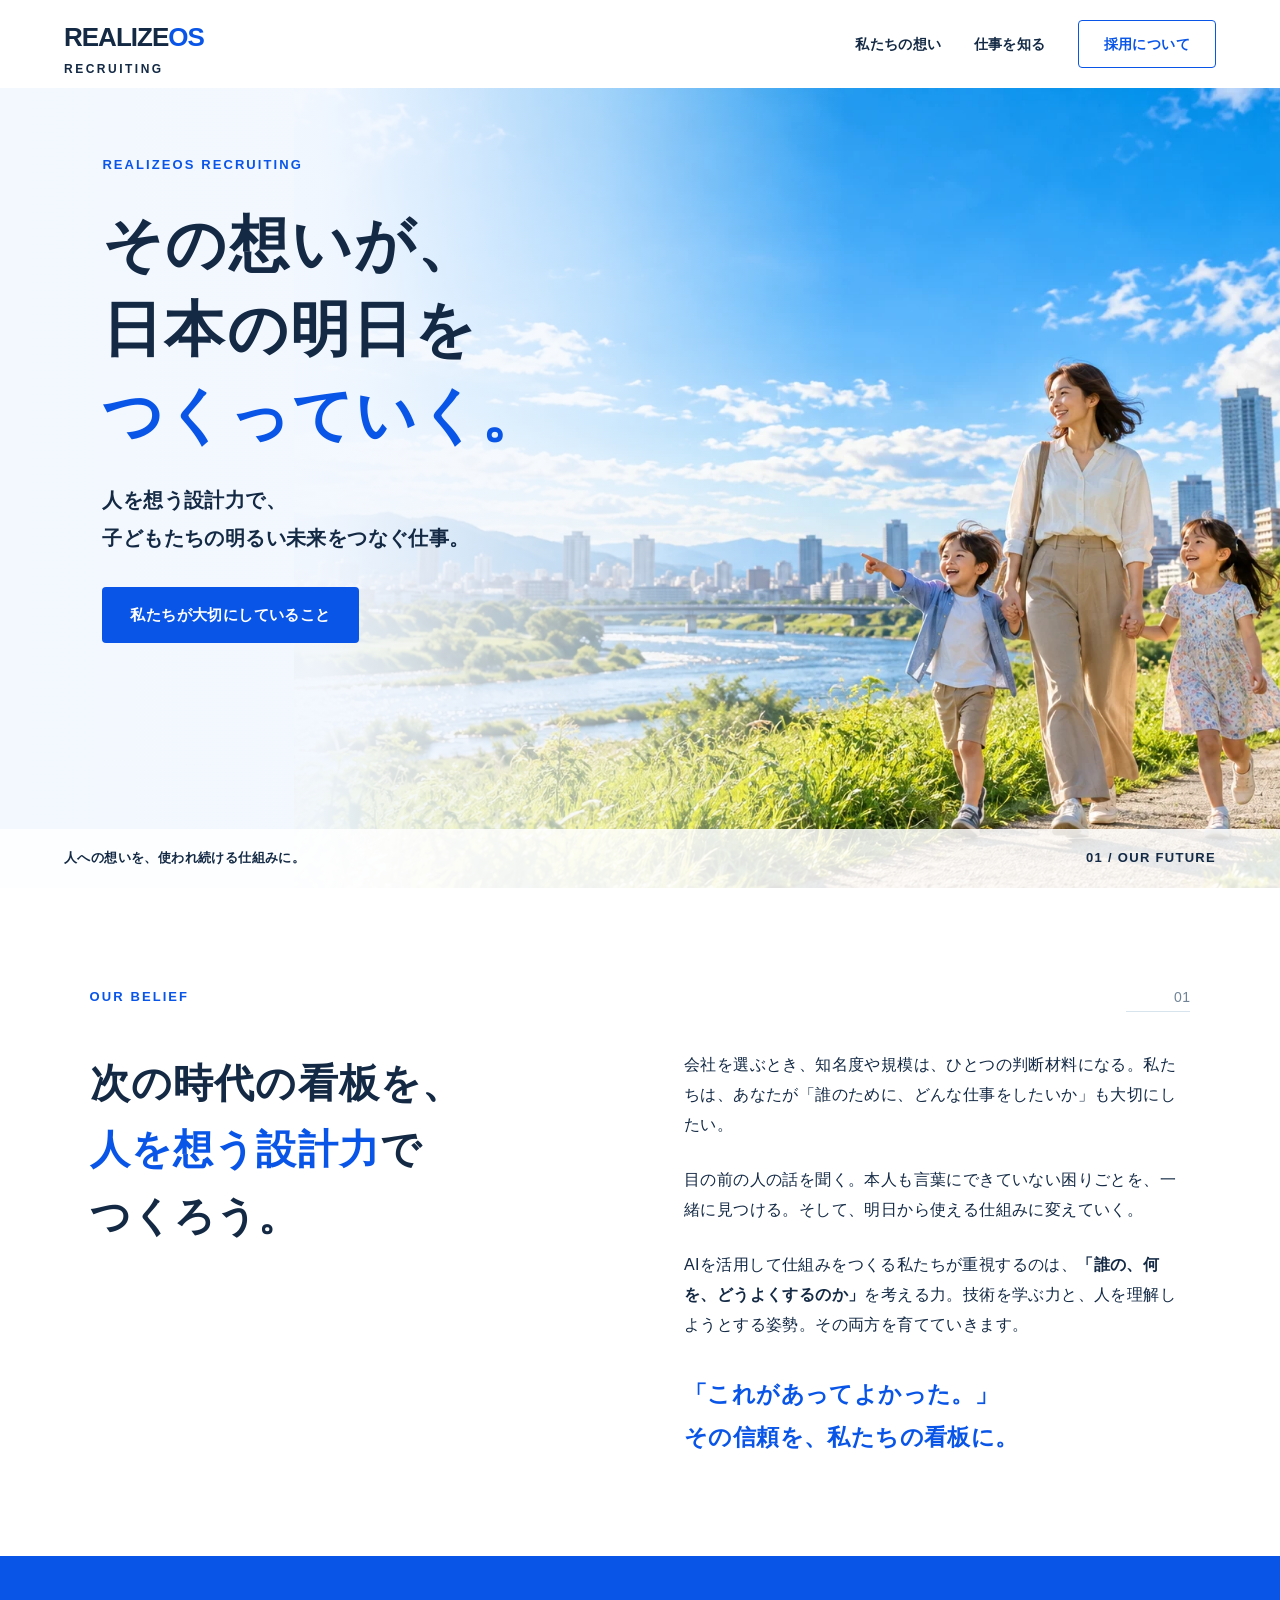
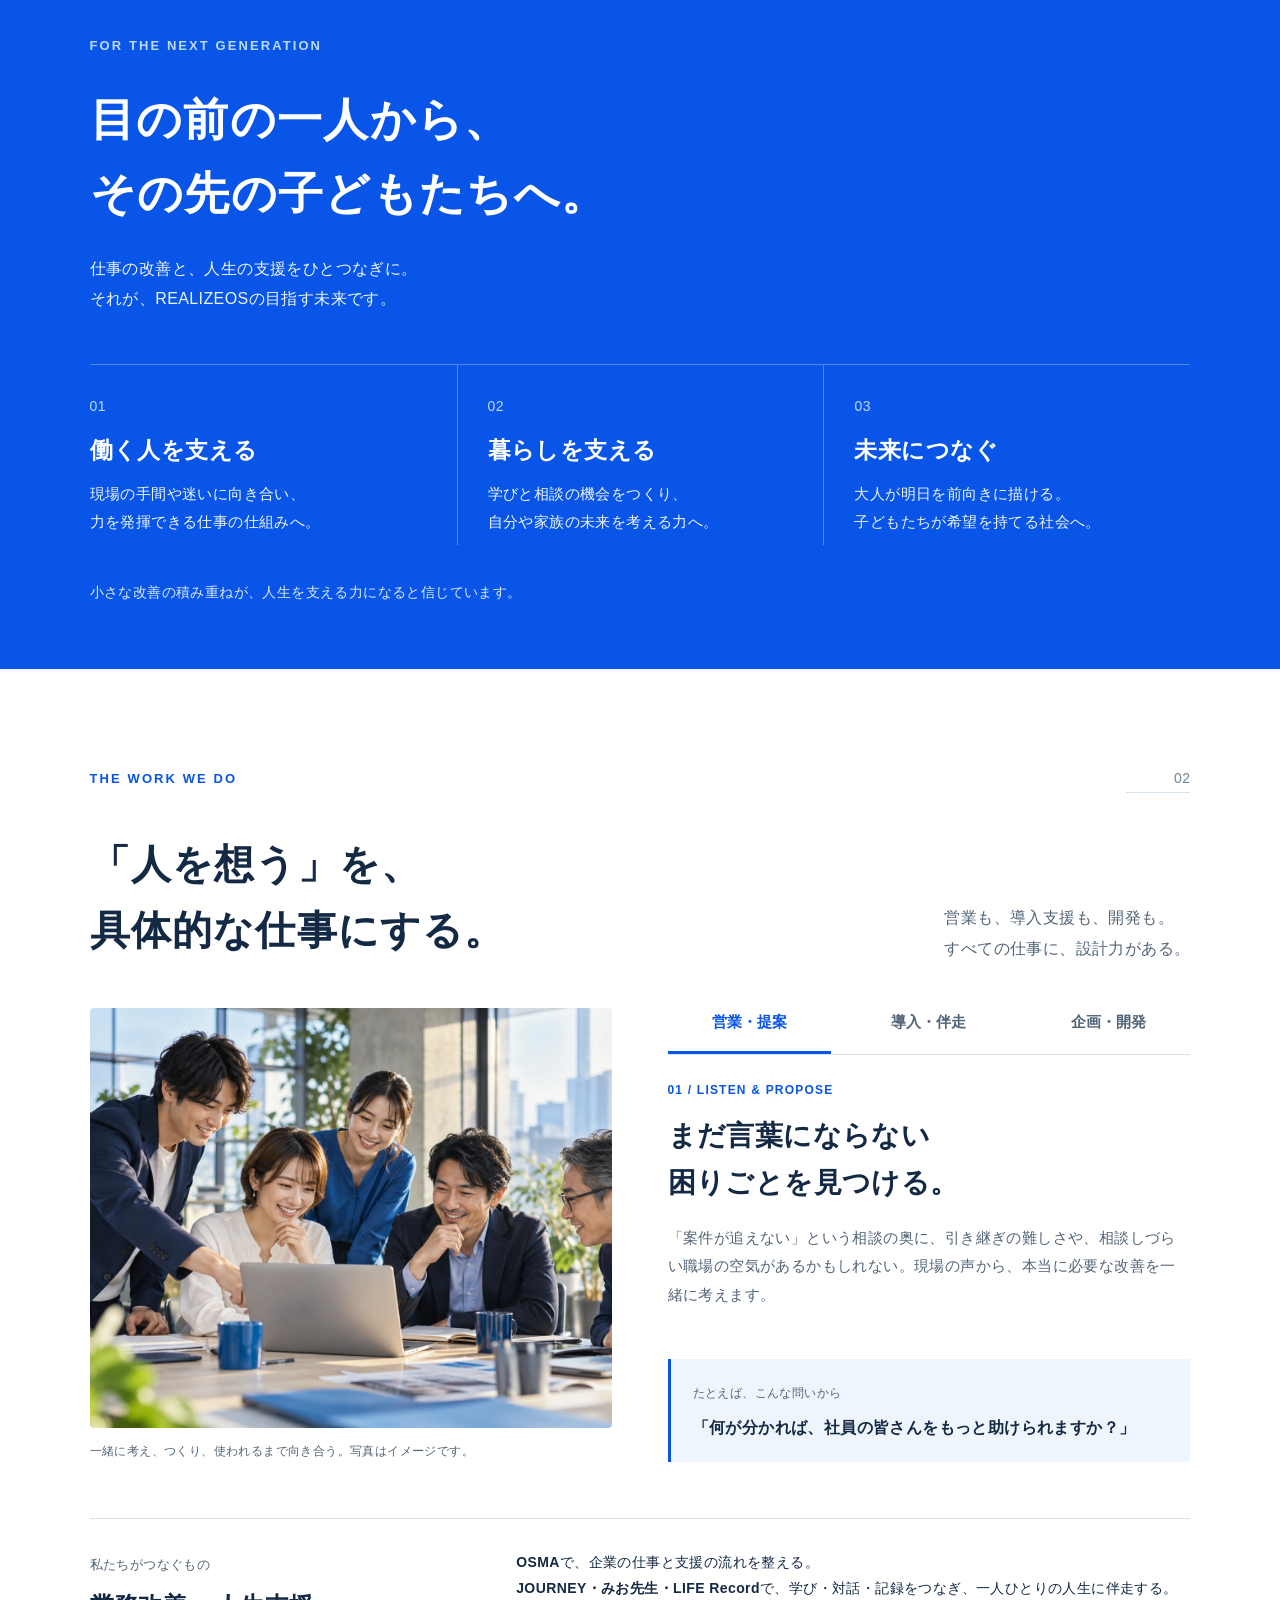
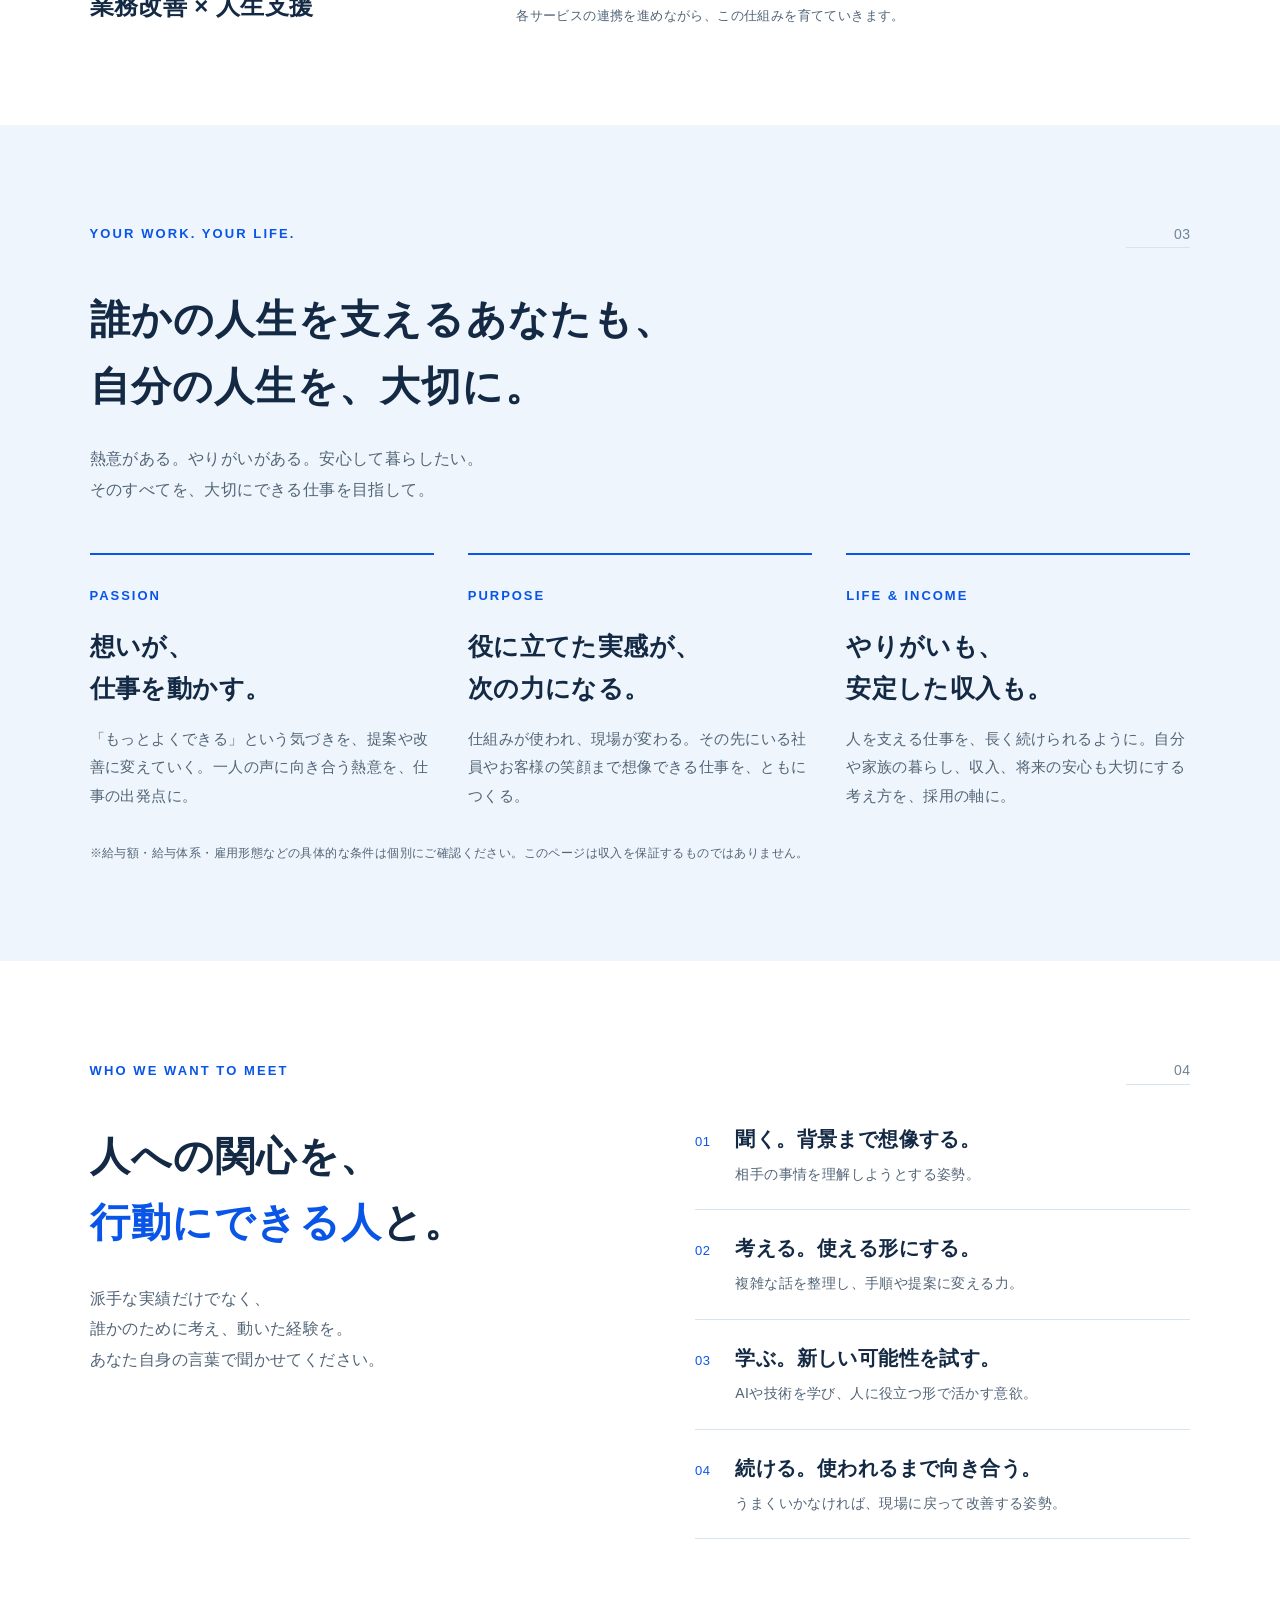
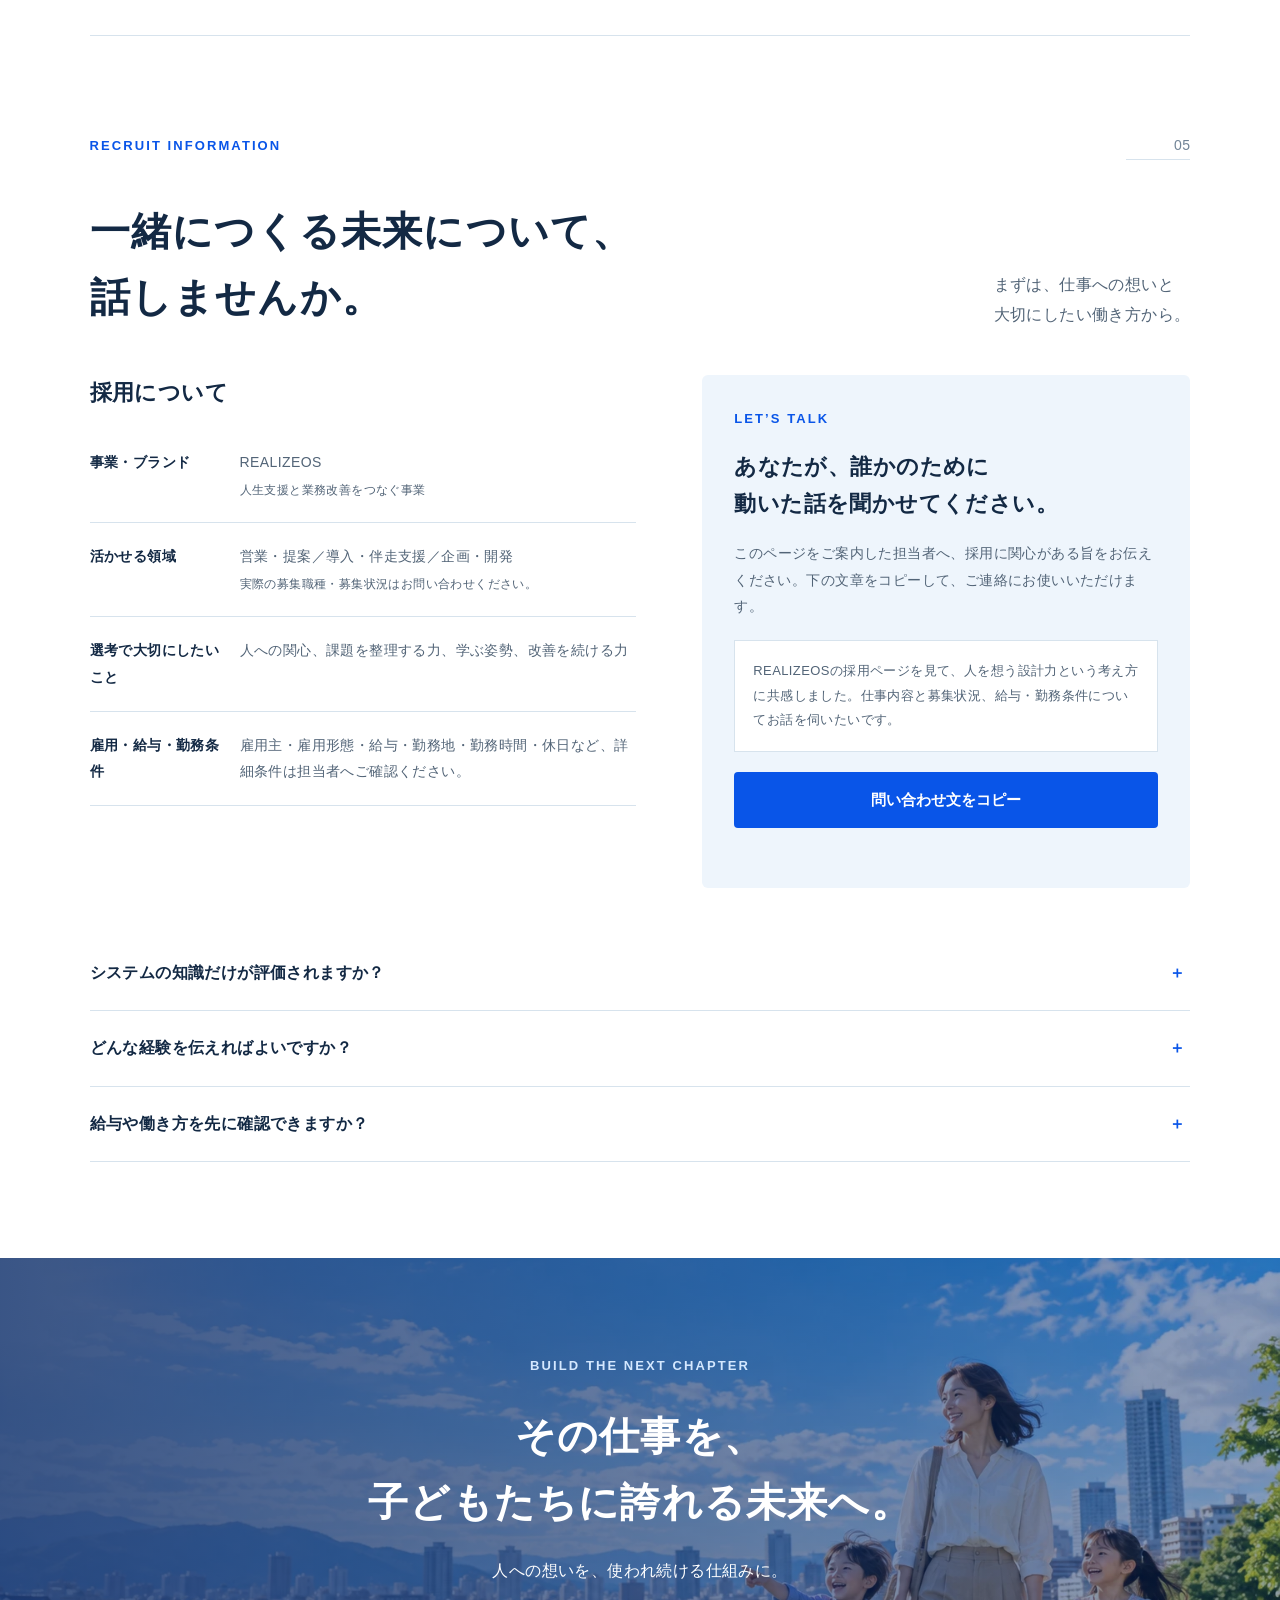
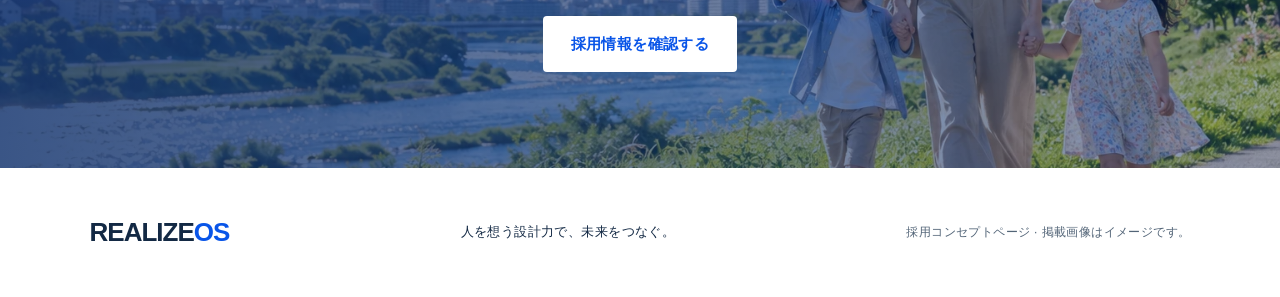
<file: index.html>
<!DOCTYPE html>

<html lang="ja"><head><meta charset="utf-8"/><meta content="width=device-width, initial-scale=1" name="viewport"/><title>REALIZEOS 採用｜人を想う設計力で、未来をつなぐ。</title><meta content="次の時代の看板を、人を想う設計力でつくろう。人生支援と業務改善をつなぐREALIZEOSの採用コンセプト。" name="description"/><meta content="#0955e8" name="theme-color"/><link href="https://nrealize6078-hue.github.io/realizeos-future-careers-lp/" rel="canonical"/><link href="data:image/svg+xml,%3Csvg xmlns='http://www.w3.org/2000/svg' viewBox='0 0 32 32'%3E%3Crect width='32' height='32' rx='7' fill='%230955e8'/%3E%3Cpath d='M9 24V8h8a5 5 0 0 1 0 10h-8m8 0 7 6' fill='none' stroke='white' stroke-width='3'/%3E%3C/svg%3E" rel="icon" type="image/svg+xml"/><link href="style.css?v=20261003" rel="stylesheet"/></head>
<body><a class="skip" href="#mission">本文へ</a><header><a aria-label="REALIZEOS 採用 トップ" class="brand" href="#top">REALIZE<span>OS</span><small>RECRUITING</small></a><nav aria-label="メインナビゲーション"><a href="#mission"><w-l><w-b>私たちの</w-b><w-b>想い</w-b></w-l></a><a href="#work"><w-l><w-b>仕事を</w-b><w-b>知る</w-b></w-l></a><a class="nav-cta" href="#recruit"><w-l><w-b>採用に</w-b><w-b>ついて</w-b></w-l></a></nav></header>
<main id="top"><section class="hero"><img alt="青空の下、これからの日本を象徴する街へ歩く親子のイメージ" class="hero-image" height="1024" src="assets/future.webp" width="1536"/><div class="hero-shade"></div><div class="hero-copy"><p class="eyebrow">REALIZEOS RECRUITING</p><h1><w-b>その</w-b><w-b>想いが、</w-b><br/><w-b>日本の</w-b><w-b>明日を</w-b><br/><span><w-b>つくっていく。</w-b></span></h1><p class="hero-lead" data-fit="" style="--fit:4.513vw;--fit-cap:17px"><w-b>人を</w-b><w-b>想う</w-b><w-b>設計力で、</w-b><br/><w-b>子どもたちの</w-b><w-b>明るい</w-b><w-b>未来を</w-b><w-b>つなぐ</w-b><w-b>仕事。</w-b></p><a class="button blue" href="#mission"><w-l><w-b>私たちが</w-b><w-b>大切に</w-b><w-b>している</w-b><w-b>こと</w-b></w-l></a></div><div class="hero-bottom"><span><w-b>人への</w-b><w-b>想いを、</w-b><w-b>使われ続ける</w-b><w-b>仕組みに。</w-b></span><span>01 / OUR FUTURE</span></div></section>
<section class="intro wrap" id="mission"><div class="section-top"><span class="eyebrow">OUR BELIEF</span><span class="section-no">01</span></div><div class="intro-grid"><h2><w-b>次の</w-b><w-b>時代の</w-b><w-b>看板を、</w-b><br/><em><w-b>人を</w-b><w-b>想う</w-b><w-b>設計力</w-b></em>で<br/><w-b>つくろう。</w-b></h2><div class="prose"><p><w-b>会社を</w-b><w-b>選ぶ</w-b><w-b>とき、</w-b><w-b>知名度や</w-b><w-b>規模は、</w-b><w-b>ひとつの</w-b><w-b>判断材料に</w-b><w-b>なる。</w-b><w-b>私たちは、</w-b><w-b>あなたが</w-b><w-b>「誰の</w-b><w-b>ために、</w-b><w-b>どんな</w-b><w-b>仕事を</w-b><w-b>したいか」も</w-b><w-b>大切に</w-b><w-b>したい。</w-b></p><p><w-b>目の前の</w-b><w-b>人の</w-b><w-b>話を</w-b><w-b>聞く。</w-b><w-b>本人も</w-b><w-b>言葉に</w-b><w-b>できていない</w-b><w-b>困りごとを、</w-b><w-b>一緒に</w-b><w-b>見つける。</w-b><w-b>そして、</w-b><w-b>明日から</w-b><w-b>使える</w-b><w-b>仕組みに</w-b><w-b>変えていく。</w-b></p><p><w-b>AIを</w-b><w-b>活用して</w-b><w-b>仕組みを</w-b><w-b>つくる</w-b><w-b>私たちが</w-b><w-b>重視するのは、</w-b><strong><w-b>「誰の、</w-b><w-b>何を、</w-b><w-b>どう</w-b><w-b>よく</w-b><w-b>するのか」</w-b></strong><w-b>を考える力。</w-b><w-b>技術を</w-b><w-b>学ぶ力と、</w-b><w-b>人を</w-b><w-b>理解しようと</w-b><w-b>する</w-b><w-b>姿勢。</w-b><w-b>その</w-b><w-b>両方を</w-b><w-b>育てていきます。</w-b></p><p class="statement" data-fit="" style="--fit:5.838vw;--fit-cap:22px"><w-b>「これが</w-b><w-b>あって</w-b><w-b>よかった。」</w-b><br/><w-b>その</w-b><w-b>信頼を、</w-b><w-b>私たちの</w-b><w-b>看板に。</w-b></p></div></div></section>
<section class="mission-band"><div class="wrap"><p class="eyebrow">FOR THE NEXT GENERATION</p><h2 data-fit="" style="--fit:7.363vw;--fit-cap:31px"><w-b>目の前の</w-b><w-b>一人から、</w-b><br/><w-b>その</w-b><w-b>先の</w-b><w-b>子どもたちへ。</w-b></h2><p class="band-lead" data-fit="" style="--fit:4.074vw;--fit-cap:15px"><w-b>仕事の</w-b><w-b>改善と、</w-b><w-b>人生の</w-b><w-b>支援を</w-b><w-b>ひとつなぎに。</w-b><br/><w-b>それが、</w-b><w-b>REALIZEOSの</w-b><w-b>目指す未来です。</w-b></p><div aria-label="現場の困りごとから子どもたちの未来につながる関係" class="connection"><div><span>01</span><h3><w-b>働く</w-b><w-b>人を</w-b><w-b>支える</w-b></h3><p><w-b>現場の</w-b><w-b>手間や</w-b><w-b>迷いに</w-b><w-b>向き合い、</w-b><br/><w-b>力を</w-b><w-b>発揮できる</w-b><w-b>仕事の</w-b><w-b>仕組みへ。</w-b></p></div><div><span>02</span><h3><w-b>暮らしを</w-b><w-b>支える</w-b></h3><p><w-b>学びと</w-b><w-b>相談の</w-b><w-b>機会を</w-b><w-b>つくり、</w-b><br/><w-b>自分や</w-b><w-b>家族の</w-b><w-b>未来を</w-b><w-b>考える</w-b><w-b>力へ。</w-b></p></div><div><span>03</span><h3><w-b>未来に</w-b><w-b>つなぐ</w-b></h3><p><w-b>大人が</w-b><w-b>明日を</w-b><w-b>前向きに</w-b><w-b>描ける。</w-b><br/><w-b>子どもたちが</w-b><w-b>希望を</w-b><w-b>持てる</w-b><w-b>社会へ。</w-b></p></div></div><p class="band-note"><w-b>小さな</w-b><w-b>改善の</w-b><w-b>積み重ねが、</w-b><w-b>人生を</w-b><w-b>支える</w-b><w-b>力に</w-b><w-b>なると</w-b><w-b>信じています。</w-b></p></div></section>
<section class="wrap work" id="work"><div class="section-top"><span class="eyebrow">THE WORK WE DO</span><span class="section-no">02</span></div><div class="section-heading"><h2 data-fit="" style="--fit:8.099vw;--fit-cap:29px"><w-b>「人を</w-b><w-b>想う」を、</w-b><br/><w-b>具体的な</w-b><w-b>仕事に</w-b><w-b>する。</w-b></h2><p><w-b>営業も、</w-b><w-b>導入支援も、</w-b><w-b>開発も。</w-b><br/><w-b>すべての</w-b><w-b>仕事に、</w-b><w-b>設計力が</w-b><w-b>ある。</w-b></p></div><div class="work-layout"><figure><img alt="相手の話を聞きながら、一緒に仕組みを考えるチームのイメージ" height="1024" loading="lazy" src="assets/team.webp" width="1536"/><figcaption><w-b>一緒に</w-b><w-b>考え、</w-b><w-b>つくり、</w-b><w-b>使われるまで</w-b><w-b>向き合う。</w-b><w-b>写真は</w-b><w-b>イメージです。</w-b></figcaption></figure><div class="work-panel"><div aria-label="仕事の視点" class="tabs" role="tablist"><button aria-controls="role-content" aria-selected="true" data-role="sales" id="tab-sales" role="tab"><w-l><w-b>営業・提案</w-b></w-l></button><button aria-controls="role-content" aria-selected="false" data-role="support" id="tab-support" role="tab" tabindex="-1"><w-l><w-b>導入・伴走</w-b></w-l></button><button aria-controls="role-content" aria-selected="false" data-role="design" id="tab-design" role="tab" tabindex="-1"><w-l><w-b>企画・開発</w-b></w-l></button></div><div aria-labelledby="tab-sales" id="role-content" role="tabpanel" tabindex="0"><p class="role-index">01 / LISTEN &amp; PROPOSE</p><h3><w-b>まだ</w-b><w-b>言葉に</w-b><w-b>ならない</w-b><br/><w-b>困りごとを</w-b><w-b>見つける。</w-b></h3><p id="role-description"><w-b>「案件が</w-b><w-b>追えない」という</w-b><w-b>相談の</w-b><w-b>奥に、</w-b><w-b>引き継ぎの</w-b><w-b>難しさや、</w-b><w-b>相談しづらい</w-b><w-b>職場の</w-b><w-b>空気が</w-b><w-b>あるかもしれない。</w-b><w-b>現場の</w-b><w-b>声から、</w-b><w-b>本当に</w-b><w-b>必要な</w-b><w-b>改善を</w-b><w-b>一緒に</w-b><w-b>考えます。</w-b></p><div class="example"><span><w-b>たとえば、</w-b><w-b>こんな</w-b><w-b>問いから</w-b></span><p id="role-question"><w-b>「何が</w-b><w-b>分かれば、</w-b><w-b>社員の</w-b><w-b>皆さんを</w-b><w-b>もっと</w-b><w-b>助けられますか？」</w-b></p></div></div></div></div><div class="systems"><div><span><w-b>私たちが</w-b><w-b>つなぐ</w-b><w-b>もの</w-b></span><h3><w-b>業務改善 × 人生支援</w-b></h3></div><p><w-b><strong>OSMA</strong>で、</w-b><w-b>企業の</w-b><w-b>仕事と</w-b><w-b>支援の</w-b><w-b>流れを</w-b><w-b>整える。</w-b><br/><strong><w-b>JOURNEY・</w-b><w-b>みお先生・</w-b><w-b>LIFE Record</w-b></strong><w-b>で、</w-b><w-b>学び・対話・記録を</w-b><w-b>つなぎ、</w-b><w-b>一人ひとりの</w-b><w-b>人生に</w-b><w-b>伴走する。</w-b><br/><span><w-b>各サービスの</w-b><w-b>連携を</w-b><w-b>進めながら、</w-b><w-b>この</w-b><w-b>仕組みを</w-b><w-b>育てていきます。</w-b></span></p></div></section>
<section class="values"><div class="wrap"><div class="section-top"><span class="eyebrow">YOUR WORK. YOUR LIFE.</span><span class="section-no">03</span></div><h2 data-fit="" style="--fit:5.811vw;--fit-cap:27px"><w-b>誰かの</w-b><w-b>人生を</w-b><w-b>支える</w-b><w-b>あなたも、</w-b><br/><w-b>自分の</w-b><w-b>人生を、</w-b><w-b>大切に。</w-b></h2><p class="values-intro" data-fit="" style="--fit:3.358vw;--fit-cap:15px"><w-b>熱意が</w-b><w-b>ある。</w-b><w-b>やりが</w-b><w-b>いが</w-b><w-b>ある。</w-b><w-b>安心して</w-b><w-b>暮らしたい。</w-b><br/><w-b>その</w-b><w-b>すべてを、</w-b><w-b>大切に</w-b><w-b>できる</w-b><w-b>仕事を</w-b><w-b>目指して。</w-b></p><div class="value-grid"><article><span class="value-label">PASSION</span><h3><w-b>想いが、</w-b><br/><w-b>仕事を</w-b><w-b>動かす。</w-b></h3><p><w-b>「もっと</w-b><w-b>よく</w-b><w-b>できる」という</w-b><w-b>気づきを、</w-b><w-b>提案や</w-b><w-b>改善に</w-b><w-b>変えていく。</w-b><w-b>一人の</w-b><w-b>声に</w-b><w-b>向き合う</w-b><w-b>熱意を、</w-b><w-b>仕事の</w-b><w-b>出発点に。</w-b></p></article><article><span class="value-label">PURPOSE</span><h3><w-b>役に</w-b><w-b>立てた</w-b><w-b>実感が、</w-b><br/><w-b>次の</w-b><w-b>力に</w-b><w-b>なる。</w-b></h3><p><w-b>仕組みが</w-b><w-b>使われ、</w-b><w-b>現場が</w-b><w-b>変わる。</w-b><w-b>その</w-b><w-b>先に</w-b><w-b>いる</w-b><w-b>社員や</w-b><w-b>お客様の笑</w-b><w-b>顔まで</w-b><w-b>想像できる</w-b><w-b>仕事を、ともに</w-b><w-b>つくる。</w-b></p></article><article><span class="value-label">LIFE &amp; INCOME</span><h3><w-b>やりが</w-b><w-b>いも、</w-b><br/><w-b>安定した</w-b><w-b>収入も。</w-b></h3><p><w-b>人を</w-b><w-b>支える</w-b><w-b>仕事を、</w-b><w-b>長く</w-b><w-b>続けられるように。</w-b><w-b>自分や</w-b><w-b>家族の</w-b><w-b>暮らし、</w-b><w-b>収入、</w-b><w-b>将来の</w-b><w-b>安心も</w-b><w-b>大切に</w-b><w-b>する</w-b><w-b>考え方を、</w-b><w-b>採用の</w-b><w-b>軸に。</w-b></p></article></div><p class="conditions-note"><w-b>※給与額・</w-b><w-b>給与体系・</w-b><w-b>雇用形態などの</w-b><w-b>具体的な</w-b><w-b>条件は</w-b><w-b>個別に</w-b><w-b>ご確認ください。</w-b><w-b>この</w-b><w-b>ページは</w-b><w-b>収入を</w-b><w-b>保証する</w-b><w-b>ものではありません。</w-b></p></div></section>
<section class="wrap people" id="people"><div class="section-top"><span class="eyebrow">WHO WE WANT TO MEET</span><span class="section-no">04</span></div><div class="people-grid"><div><h2><w-b>人への</w-b><w-b>関心を、</w-b><br/><w-b><em>行動にできる人</em>と。</w-b></h2><p data-fit="" style="--fit:4.523vw;--fit-cap:15px"><w-b>派手な</w-b><w-b>実績だけでなく、</w-b><br/><w-b>誰かの</w-b><w-b>ために</w-b><w-b>考え、</w-b><w-b>動いた</w-b><w-b>経験を。</w-b><br/><w-b>あなた</w-b><w-b>自身の</w-b><w-b>言葉で</w-b><w-b>聞かせてください。</w-b></p></div><ol class="qualities"><li><span>01</span><div><h3><w-b>聞く。</w-b><w-b>背景まで</w-b><w-b>想像する。</w-b></h3><p><w-b>相手の</w-b><w-b>事情を</w-b><w-b>理解しようと</w-b><w-b>する</w-b><w-b>姿勢。</w-b></p></div></li><li><span>02</span><div><h3><w-b>考える。</w-b><w-b>使える</w-b><w-b>形に</w-b><w-b>する。</w-b></h3><p><w-b>複雑な</w-b><w-b>話を</w-b><w-b>整理し、</w-b><w-b>手順や</w-b><w-b>提案に</w-b><w-b>変える力。</w-b></p></div></li><li><span>03</span><div><h3><w-b>学ぶ。</w-b><w-b>新しい</w-b><w-b>可能性を</w-b><w-b>試す。</w-b></h3><p><w-b>AIや</w-b><w-b>技術を</w-b><w-b>学び、</w-b><w-b>人に</w-b><w-b>役立つ形で</w-b><w-b>活かす意欲。</w-b></p></div></li><li><span>04</span><div><h3><w-b>続ける。</w-b><w-b>使われるまで</w-b><w-b>向き合う。</w-b></h3><p><w-b>うまく</w-b><w-b>いかなければ、</w-b><w-b>現場に</w-b><w-b>戻って</w-b><w-b>改善する</w-b><w-b>姿勢。</w-b></p></div></li></ol></div></section>
<section class="recruit wrap" id="recruit"><div class="section-top"><span class="eyebrow">RECRUIT INFORMATION</span><span class="section-no">05</span></div><div class="section-heading"><h2 data-fit="" style="--fit:6.277vw;--fit-cap:29px"><w-b>一緒に</w-b><w-b>つくる</w-b><w-b>未来に</w-b><w-b>ついて、</w-b><br/><w-b>話しませんか。</w-b></h2><p><w-b>まずは、</w-b><w-b>仕事への</w-b><w-b>想いと</w-b><br/><w-b>大切に</w-b><w-b>したい</w-b><w-b>働き方から。</w-b></p></div><div class="recruit-grid"><div><h3><w-b>採用に</w-b><w-b>ついて</w-b></h3><dl><div><dt><w-b>事業・ブランド</w-b></dt><dd>REALIZEOS<br/><small><w-b>人生支援と</w-b><w-b>業務改善を</w-b><w-b>つなぐ</w-b><w-b>事業</w-b></small></dd></div><div><dt><w-b>活かせる</w-b><w-b>領域</w-b></dt><dd><w-b>営業・提案／</w-b><w-b>導入・伴走支援／</w-b><w-b>企画・開発</w-b><br/><small><w-b>実際の</w-b><w-b>募集職種・募集状況は</w-b><w-b>お問い合わせ</w-b><w-b>ください。</w-b></small></dd></div><div><dt><w-b>選考で</w-b><w-b>大切に</w-b><w-b>したい</w-b><w-b>こと</w-b></dt><dd><w-b>人への</w-b><w-b>関心、</w-b><w-b>課題を</w-b><w-b>整理する</w-b><w-b>力、</w-b><w-b>学ぶ姿勢、</w-b><w-b>改善を</w-b><w-b>続ける力</w-b></dd></div><div><dt><w-b>雇用・給与・勤務条件</w-b></dt><dd><w-b>雇用主・</w-b><w-b>雇用形態・</w-b><w-b>給与・勤務地・</w-b><w-b>勤務時間・</w-b><w-b>休日など、</w-b><w-b>詳細条件は</w-b><w-b>担当者へ</w-b><w-b>ご確認ください。</w-b></dd></div></dl></div><aside class="contact-card"><p class="eyebrow">LET’S TALK</p><h3 data-fit="" style="--fit:4.895vw;--fit-cap:20px"><w-b>あなたが、</w-b><w-b>誰かの</w-b><w-b>ために</w-b><br/><w-b>動いた</w-b><w-b>話を</w-b><w-b>聞かせてください。</w-b></h3><p><w-b>この</w-b><w-b>ページを</w-b><w-b>ご案内した</w-b><w-b>担当者へ、</w-b><w-b>採用に</w-b><w-b>関心が</w-b><w-b>ある</w-b><w-b>旨を</w-b><w-b>お伝えください。</w-b><w-b>下の</w-b><w-b>文章を</w-b><w-b>コピーして、</w-b><w-b>ご連絡に</w-b><w-b>お使いいただけます。</w-b></p><div class="message-preview"><w-b>REALIZEOSの</w-b><w-b>採用ページを</w-b><w-b>見て、</w-b><w-b>人を</w-b><w-b>想う</w-b><w-b>設計力という</w-b><w-b>考え方に</w-b><w-b>共感しました。</w-b><w-b>仕事内容と</w-b><w-b>募集状況、</w-b><w-b>給与・勤務条件に</w-b><w-b>ついて</w-b><w-b>お話を</w-b><w-b>伺いたいです。</w-b></div><button class="button blue" id="copy-message"><w-l><w-b>問い合わせ文を</w-b><w-b>コピー</w-b></w-l></button><p aria-live="polite" class="copy-status" id="copy-status" role="status"></p></aside></div><div class="faq"><details><summary><w-l><w-b>システムの</w-b><w-b>知識だけが</w-b><w-b>評価されますか？</w-b></w-l></summary><p><w-b>技術や</w-b><w-b>専門知識に</w-b><w-b>加え、</w-b><w-b>相手の</w-b><w-b>話を</w-b><w-b>聞く</w-b><w-b>力や、</w-b><w-b>現場の</w-b><w-b>課題を</w-b><w-b>整理する</w-b><w-b>力も</w-b><w-b>大切に</w-b><w-b>します。</w-b><w-b>必要な</w-b><w-b>経験・スキルは、</w-b><w-b>個別の</w-b><w-b>職種に</w-b><w-b>ついて</w-b><w-b>ご確認ください。</w-b></p></details><details><summary><w-l><w-b>どんな</w-b><w-b>経験を</w-b><w-b>伝えればよいですか？</w-b></w-l></summary><p><w-b>お客様の</w-b><w-b>困りごとに</w-b><w-b>気づいて</w-b><w-b>提案した</w-b><w-b>経験、</w-b><w-b>同僚の</w-b><w-b>仕事を</w-b><w-b>楽に</w-b><w-b>した</w-b><w-b>工夫など、</w-b><w-b>身近な</w-b><w-b>出来事で</w-b><w-b>構いません。</w-b><w-b>成功した</w-b><w-b>話だけでなく、</w-b><w-b>うまく</w-b><w-b>いかずに</w-b><w-b>考え直した</w-b><w-b>経験も</w-b><w-b>聞かせてください。</w-b></p></details><details><summary><w-l><w-b>給与や</w-b><w-b>働き方を</w-b><w-b>先に</w-b><w-b>確認できますか？</w-b></w-l></summary><p><w-b>収入や</w-b><w-b>生活を</w-b><w-b>大切に</w-b><w-b>する</w-b><w-b>ことも、</w-b><w-b>仕事選びの</w-b><w-b>重要な</w-b><w-b>軸です。</w-b><w-b>この</w-b><w-b>ページを</w-b><w-b>ご案内した</w-b><w-b>担当者へ、</w-b><w-b>募集状況と</w-b><w-b>あわせて</w-b><w-b>具体的な</w-b><w-b>条件を</w-b><w-b>お問い合わせ</w-b><w-b>ください。</w-b></p></details></div></section>
<section class="closing"><img alt="明るい未来へ歩く親子のイメージ" height="1024" loading="lazy" src="assets/future.webp" width="1536"/><div><p class="eyebrow">BUILD THE NEXT CHAPTER</p><h2 data-fit="" style="--fit:6.377vw;--fit-cap:28px"><w-b>その</w-b><w-b>仕事を、</w-b><br/><w-b>子どもたちに</w-b><w-b>誇れる</w-b><w-b>未来へ。</w-b></h2><p><w-b>人への</w-b><w-b>想いを、</w-b><w-b>使われ続ける</w-b><w-b>仕組みに。</w-b></p><a class="button white" href="#recruit"><w-l><w-b>採用情報を</w-b><w-b>確認する</w-b></w-l></a></div></section></main><footer><a class="brand" href="#top">REALIZE<span>OS</span></a><p><w-b>人を</w-b><w-b>想う</w-b><w-b>設計力で、</w-b><w-b>未来を</w-b><w-b>つなぐ。</w-b></p><small><w-b>採用コンセプトページ · 掲載画像は</w-b><w-b>イメージです。</w-b></small></footer><script src="main.js?v=20261003"></script></body></html>
</file>
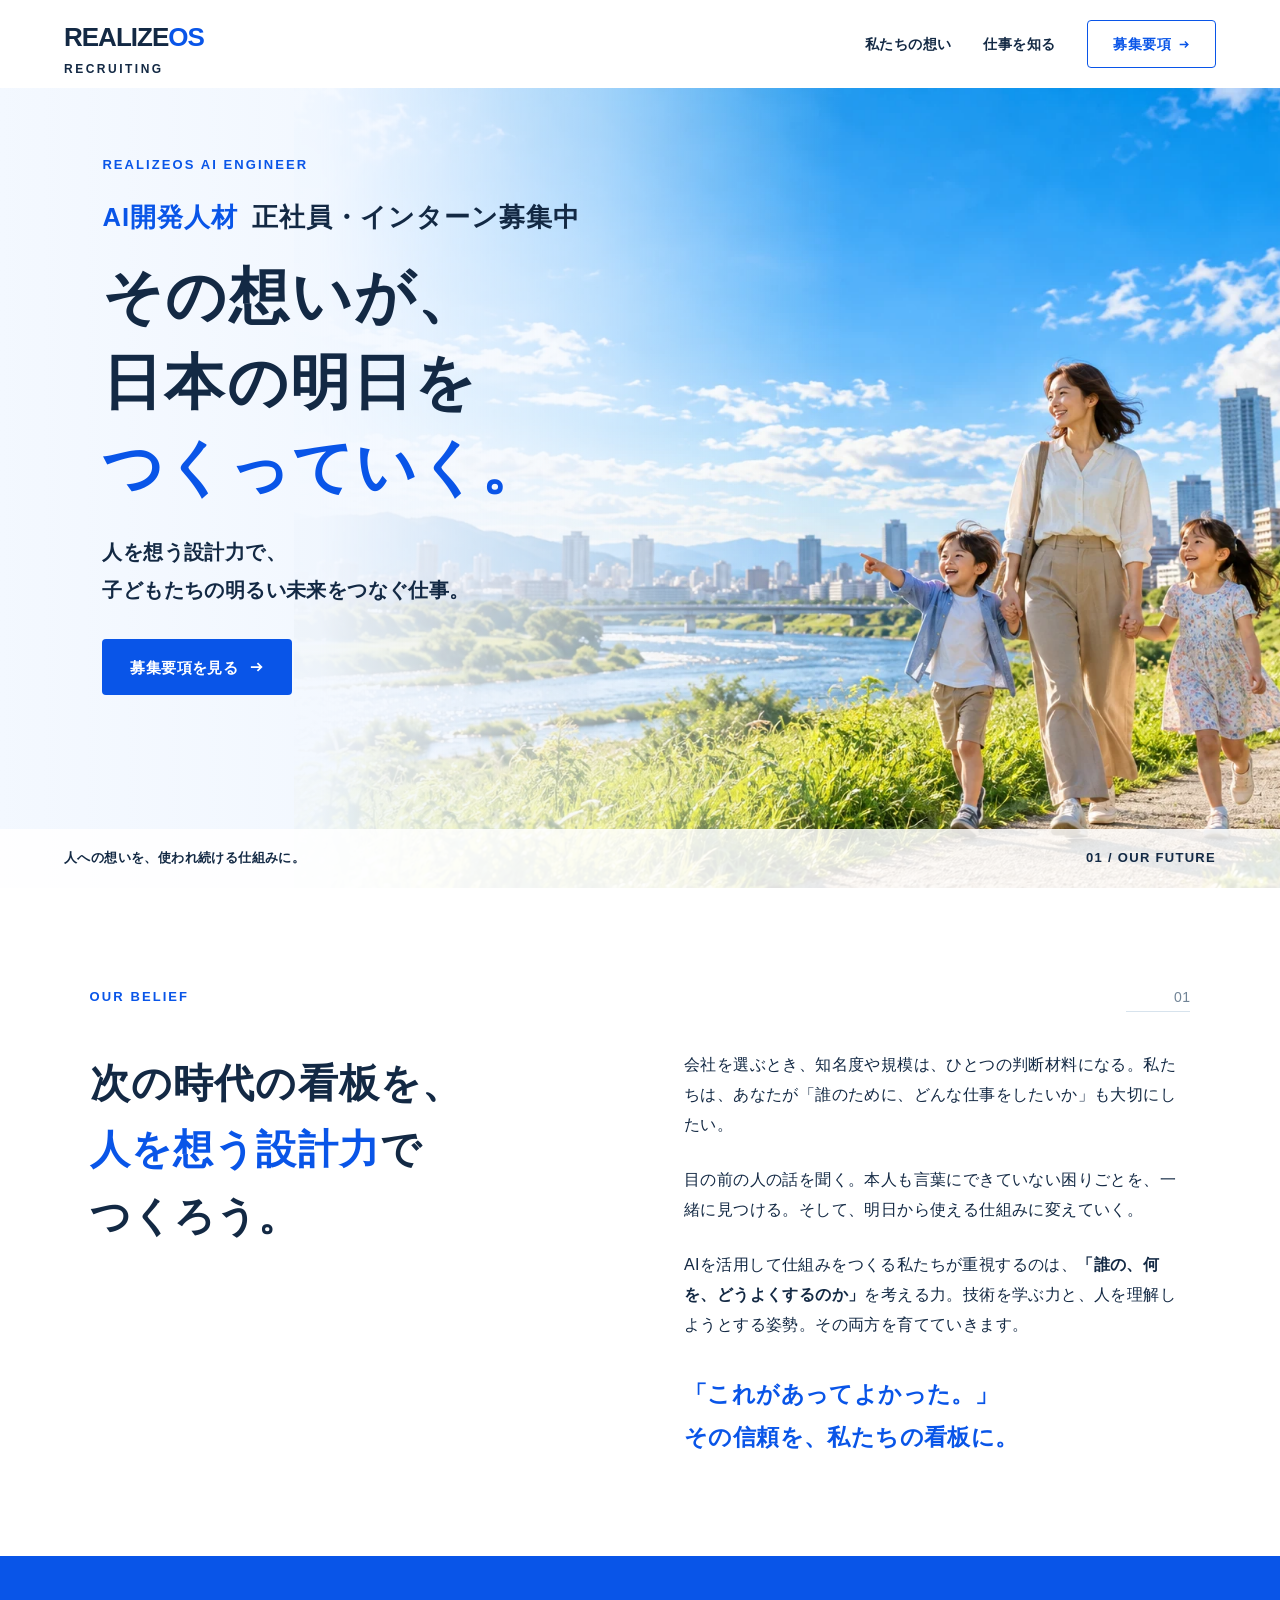
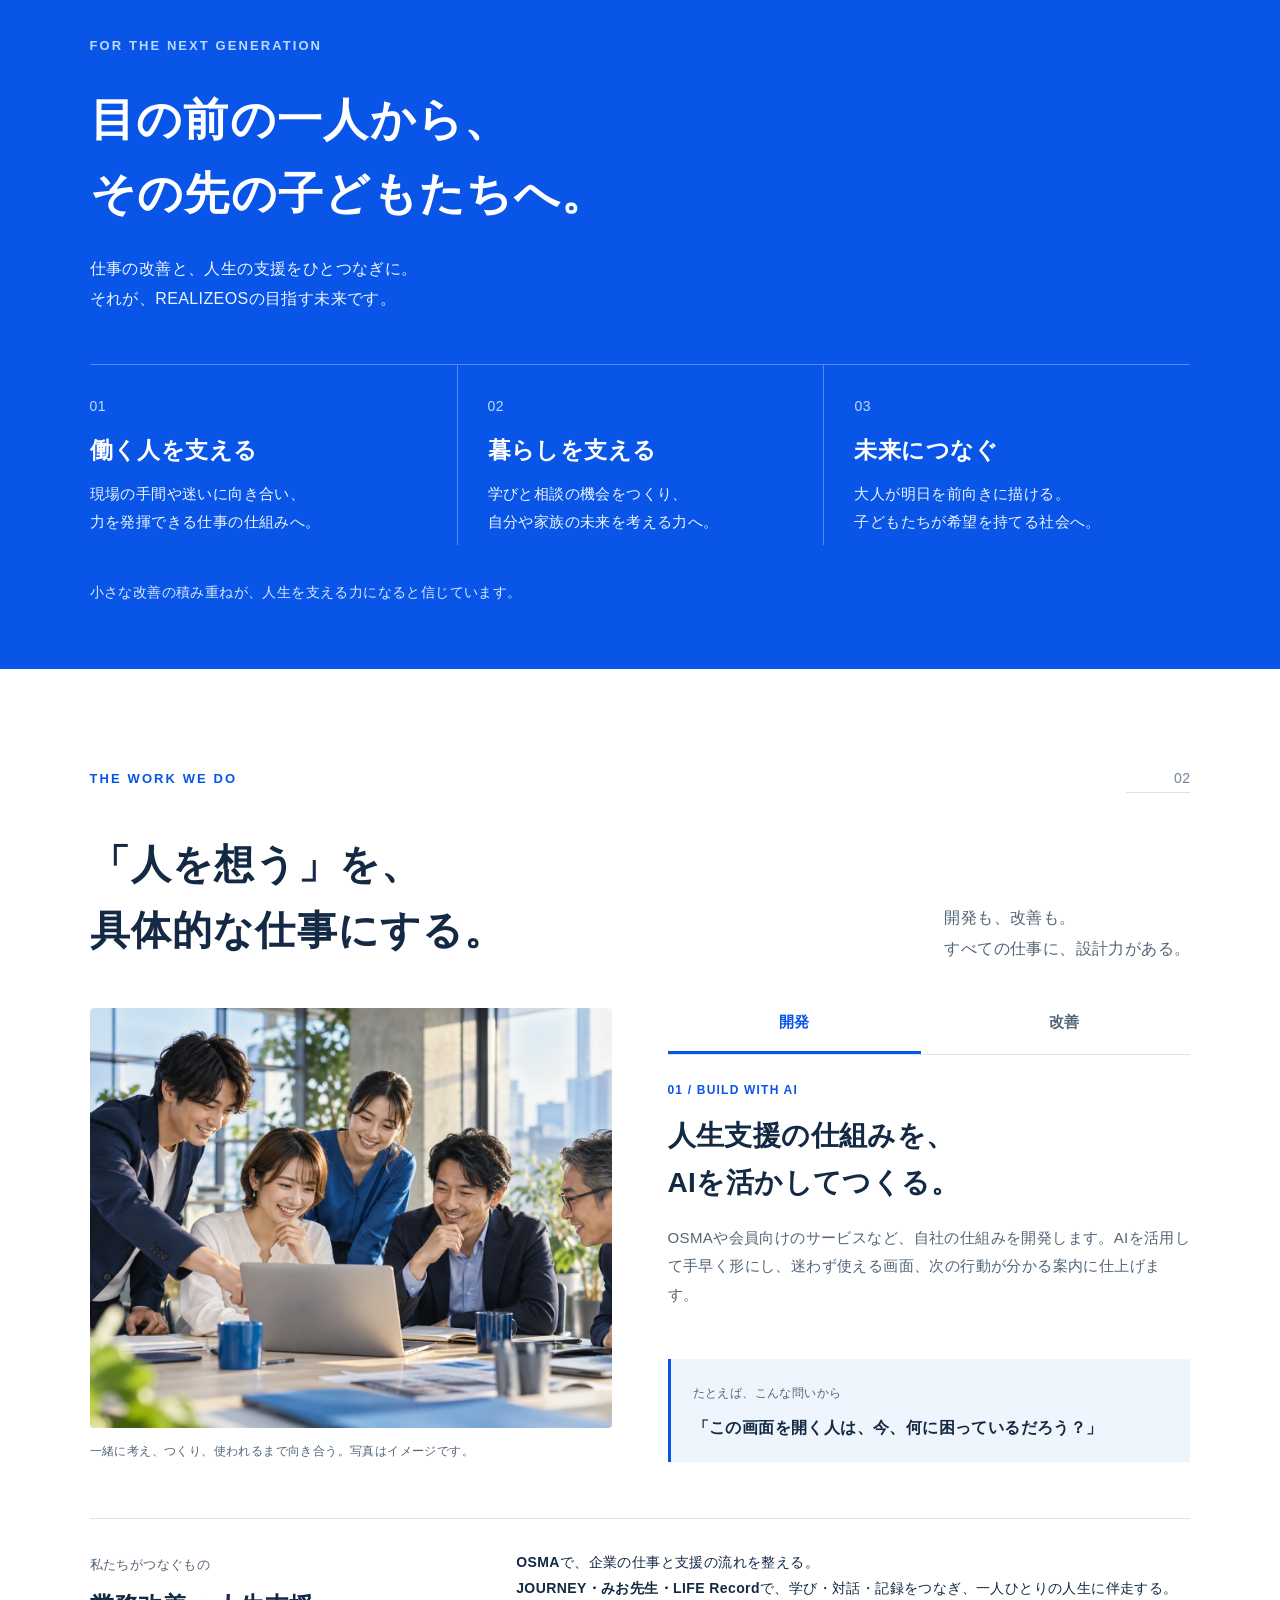
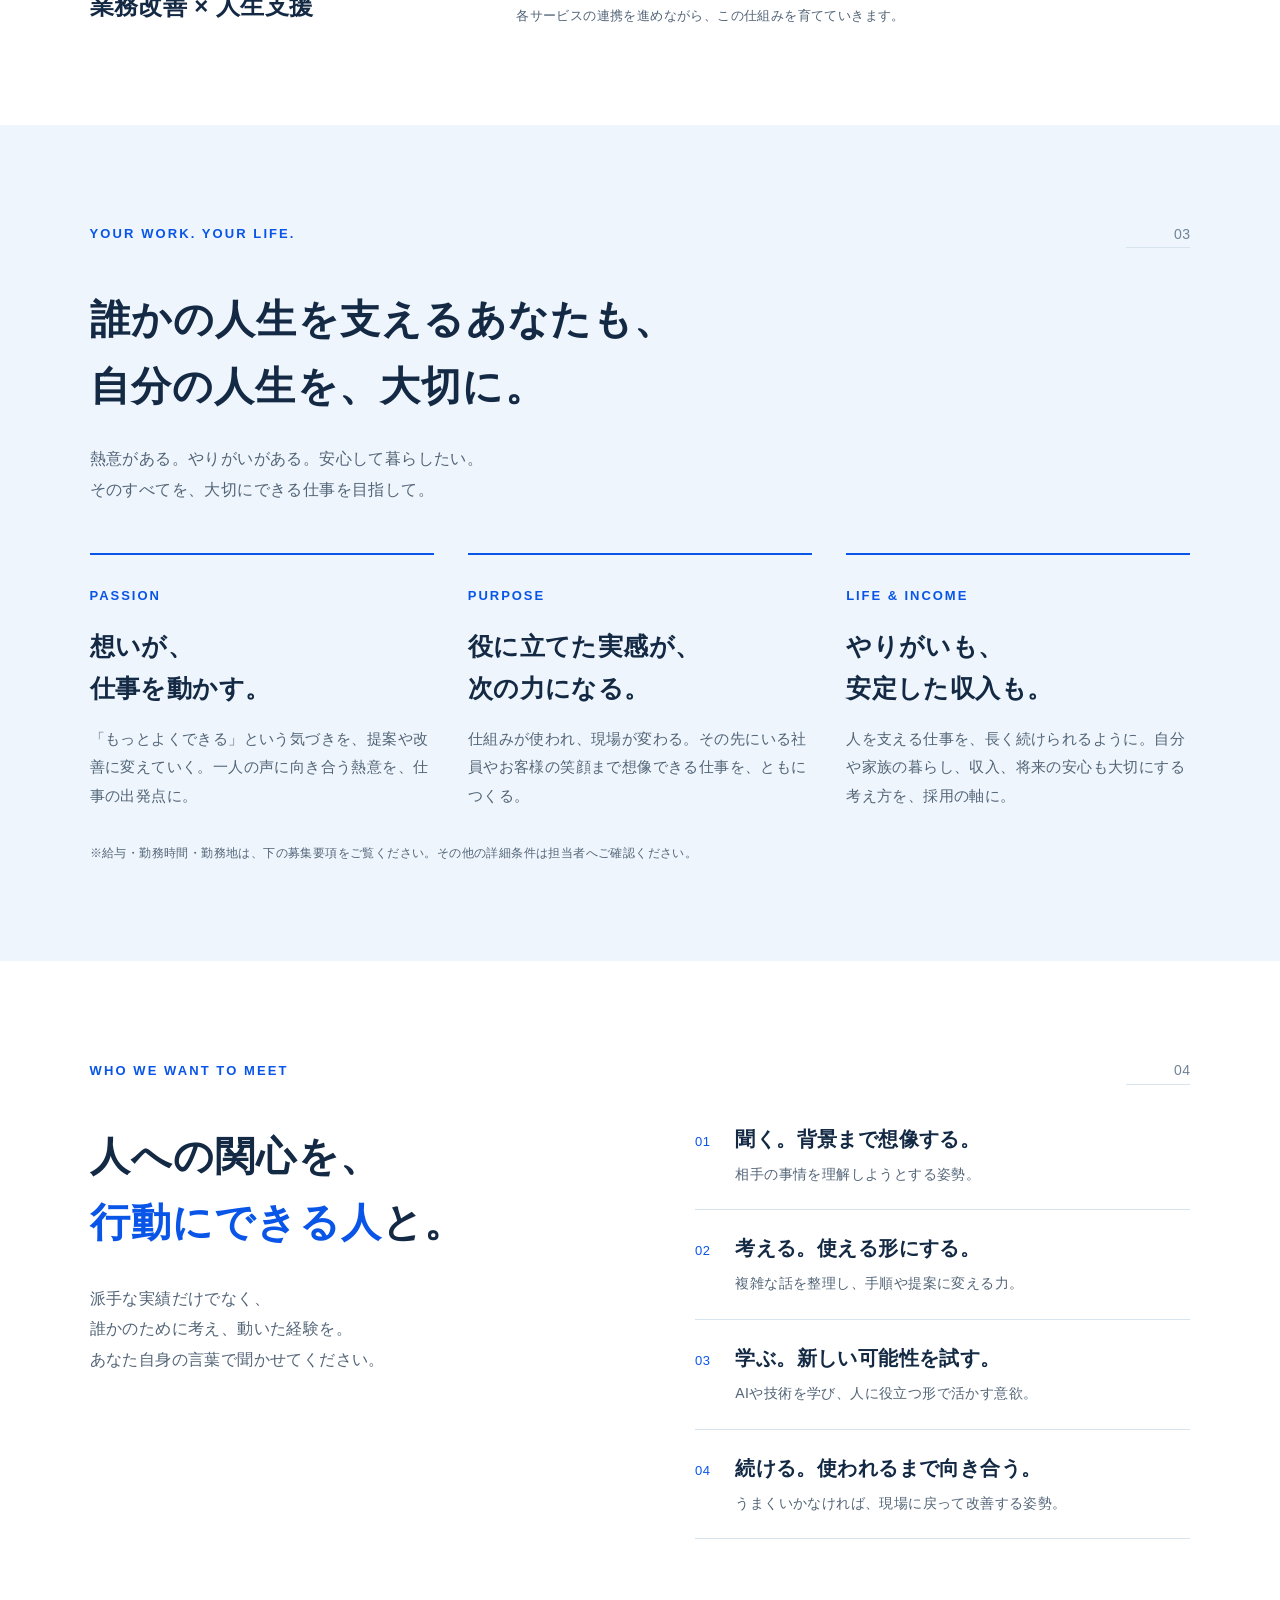
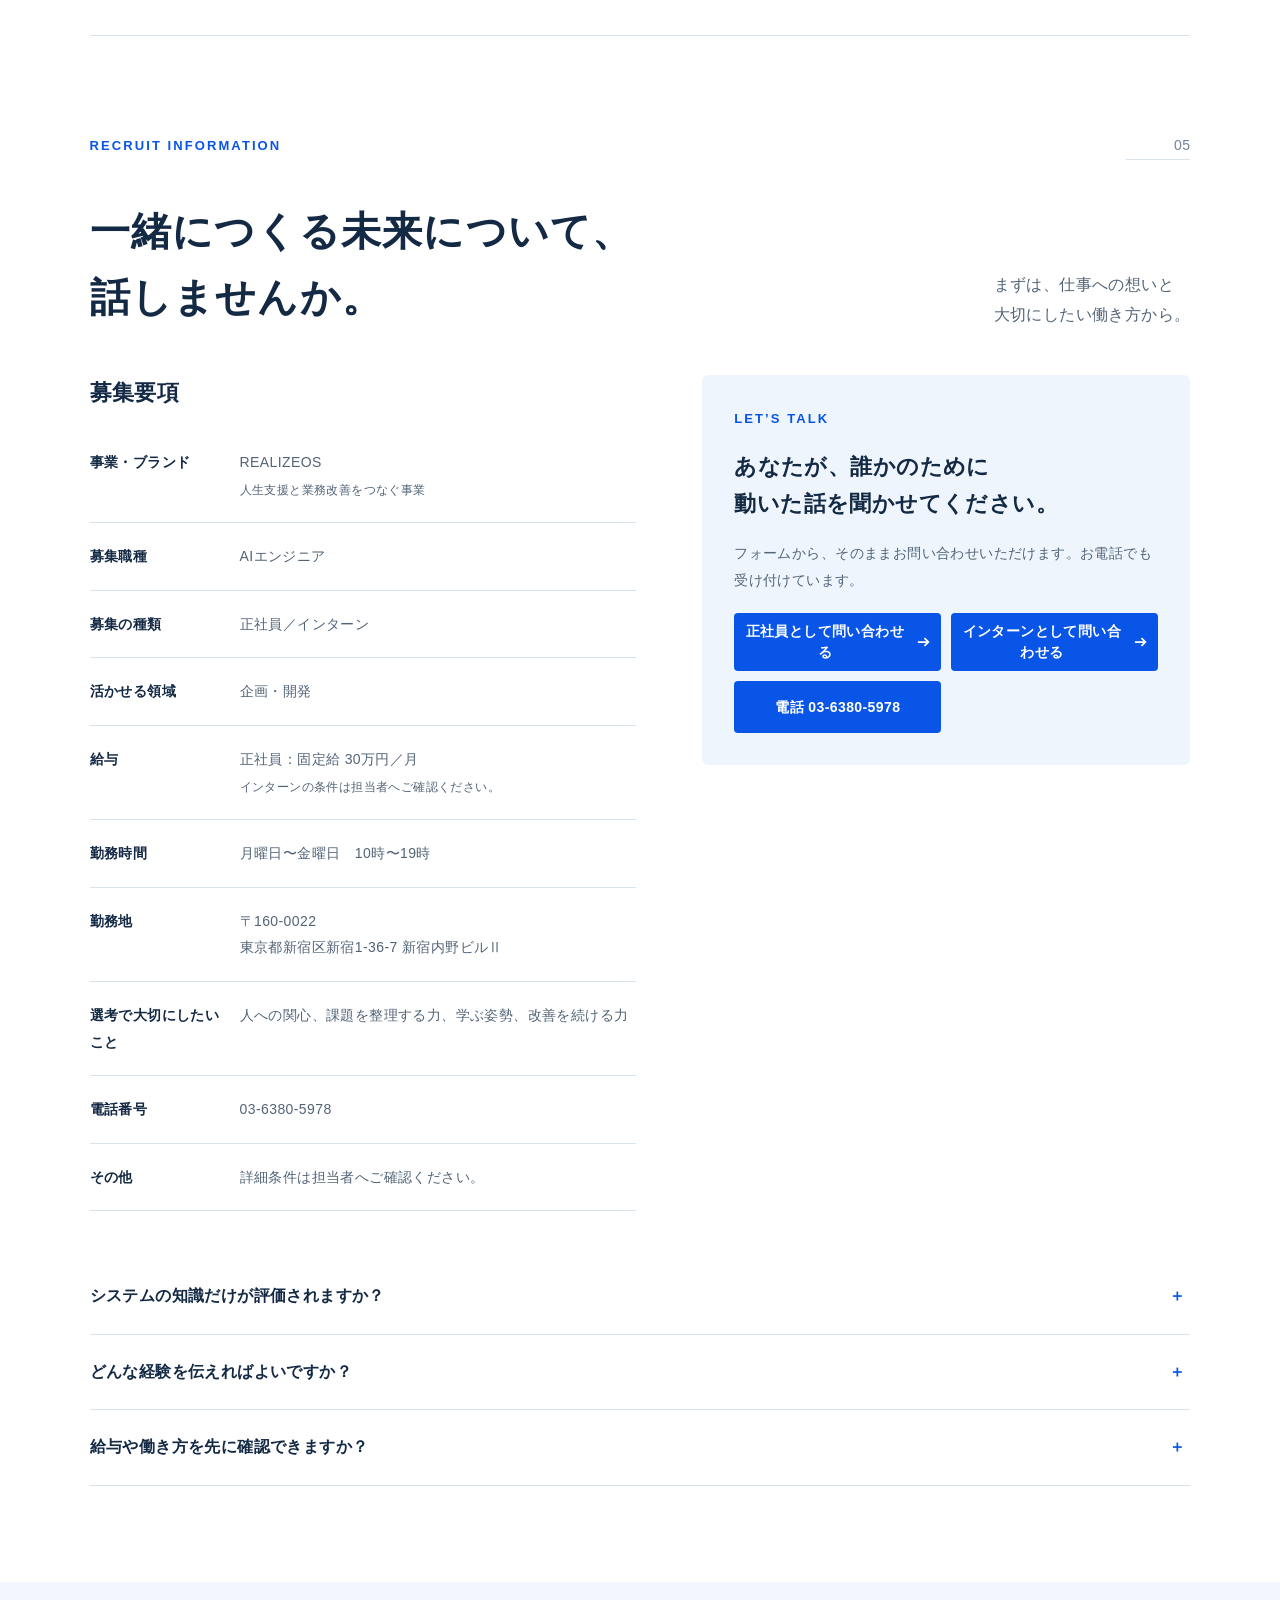
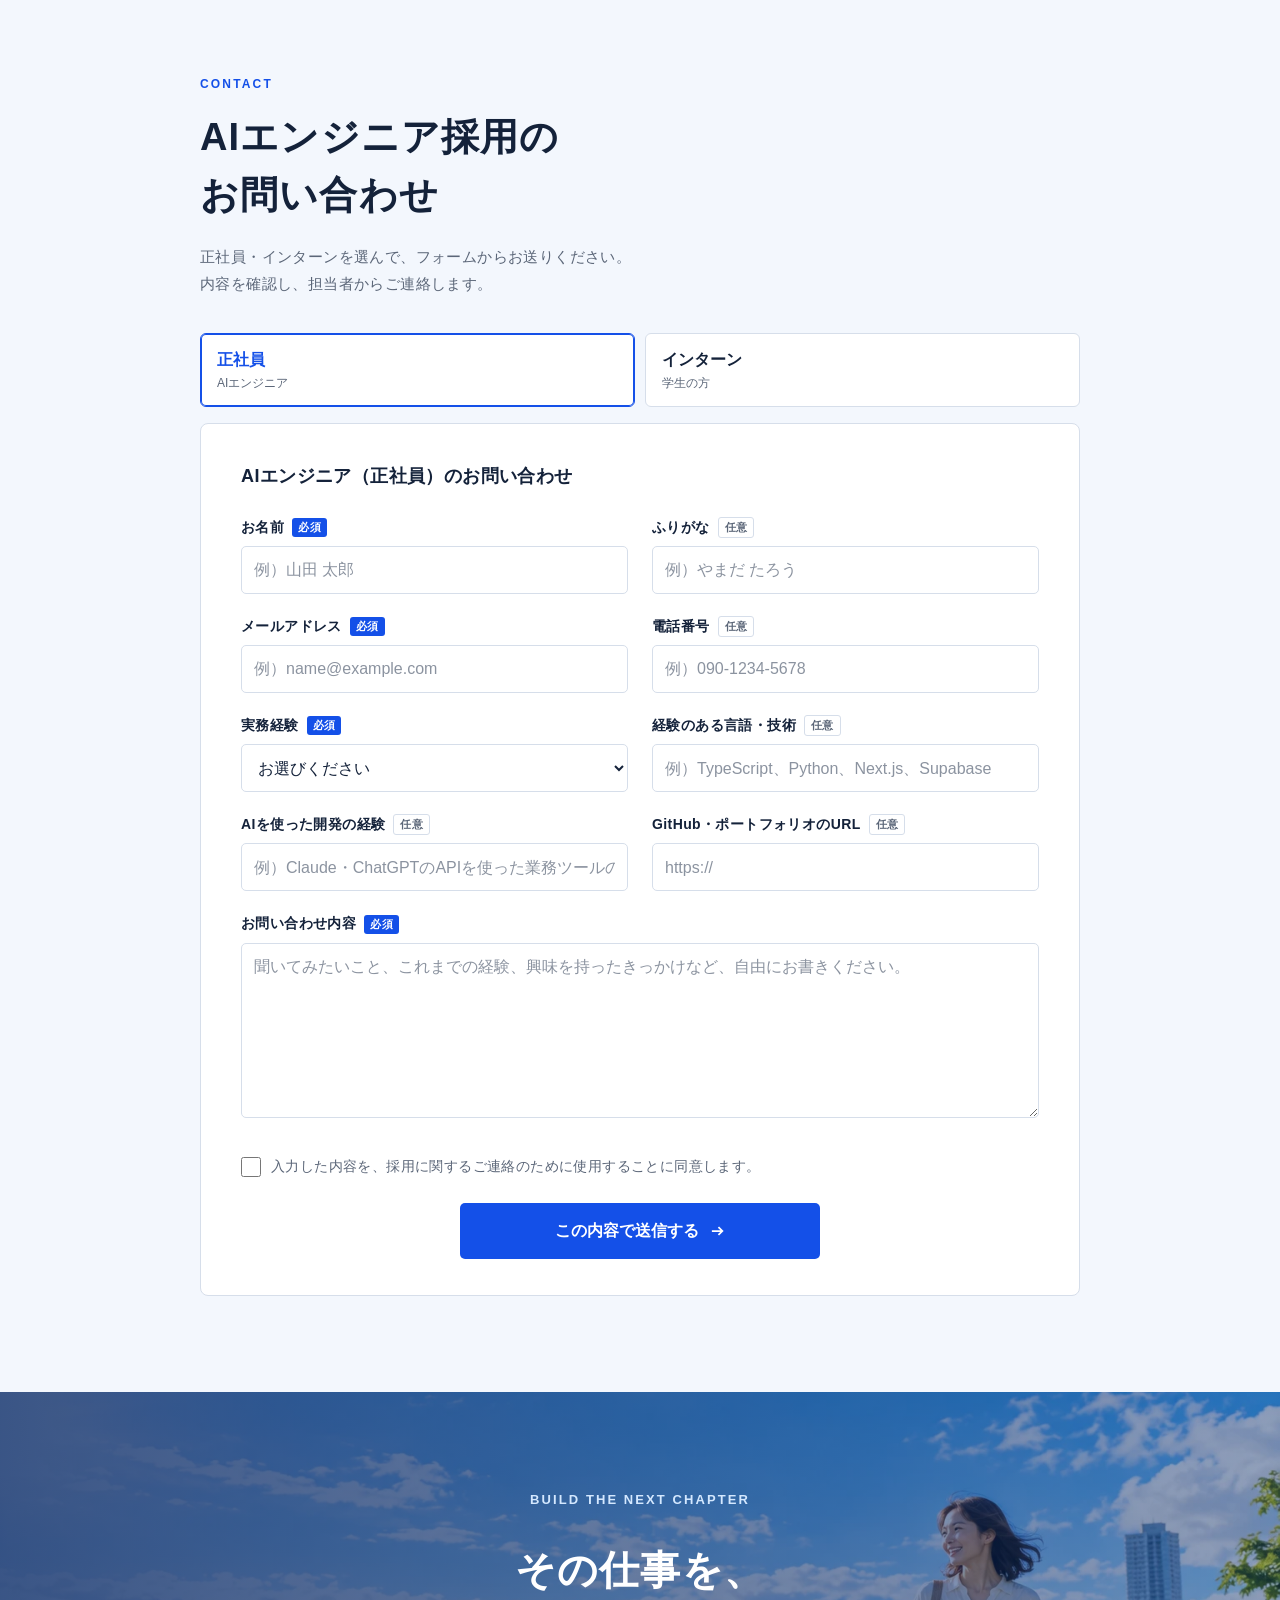
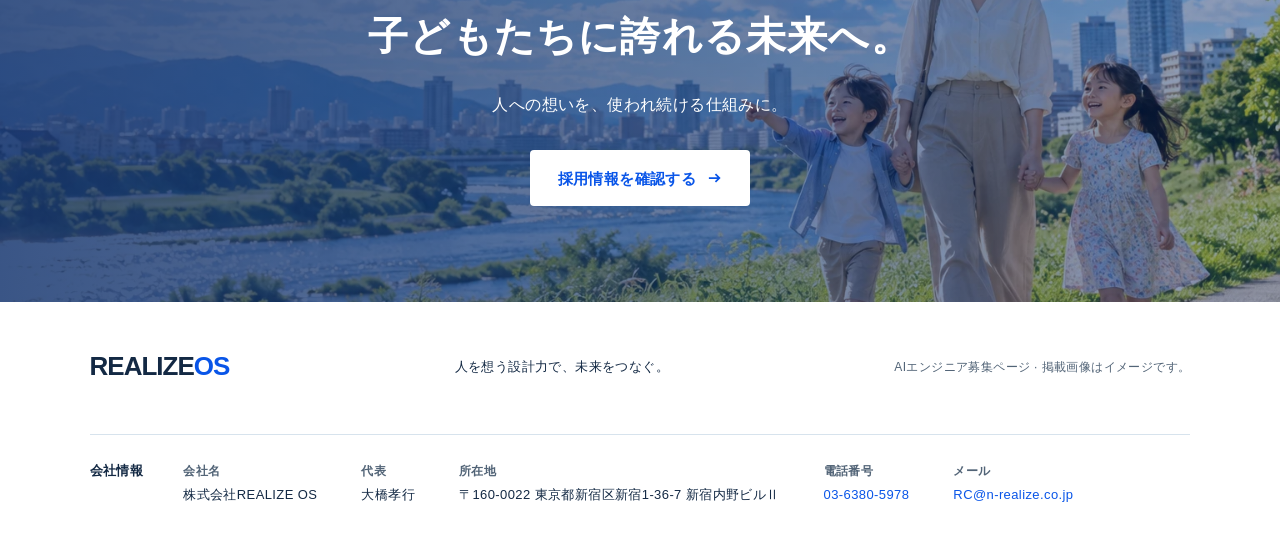
<file: ai-engineer/index.html>
<!DOCTYPE html>

<html lang="ja"><head><meta charset="utf-8"/><meta content="width=device-width, initial-scale=1" name="viewport"/><title>REALIZEOS 採用｜AIエンジニア募集</title><meta content="人を想う設計力で、人生支援のAIと仕組みをつくるAIエンジニアを募集しています。月曜日〜金曜日 10時〜19時、固定給30万円／月。" name="description"/><meta content="#0955e8" name="theme-color"/><link href="https://nrealize6078-hue.github.io/realizeos-future-careers-lp/ai-engineer/" rel="canonical"/><link href="data:image/svg+xml,%3Csvg xmlns='http://www.w3.org/2000/svg' viewBox='0 0 32 32'%3E%3Crect width='32' height='32' rx='7' fill='%230955e8'/%3E%3Cpath d='M9 24V8h8a5 5 0 0 1 0 10h-8m8 0 7 6' fill='none' stroke='white' stroke-width='3'/%3E%3C/svg%3E" rel="icon" type="image/svg+xml"/><link href="../style.css?v=20261003c" rel="stylesheet"/><link href="../contact.css?v=20261003j" rel="stylesheet"/><link href="ai.css?v=20261003q" rel="stylesheet"/><script>(function(d){d.classList.add("ai-anim");setTimeout(function(){if(!window.__aiReady)d.classList.remove("ai-anim")},3000)})(document.documentElement)</script><!-- Meta Pixel Code -->
<script>
!function(f,b,e,v,n,t,s)
{if(f.fbq)return;n=f.fbq=function(){n.callMethod?
n.callMethod.apply(n,arguments):n.queue.push(arguments)};
if(!f._fbq)f._fbq=n;n.push=n;n.loaded=!0;n.version='2.0';
n.queue=[];t=b.createElement(e);t.async=!0;
t.src=v;s=b.getElementsByTagName(e)[0];
s.parentNode.insertBefore(t,s)}(window, document,'script',
'https://connect.facebook.net/en_US/fbevents.js');
fbq('init', '1431125817444550');
fbq('track', 'PageView');
</script>
<!-- End Meta Pixel Code -->
</head>
<body><noscript><img height="1" width="1" style="display:none"
src="https://www.facebook.com/tr?id=1431125817444550&ev=PageView&noscript=1"
/></noscript>
<a class="skip" href="#mission">本文へ</a><header><a aria-label="REALIZEOS 採用 トップ" class="brand" href="#top">REALIZE<span>OS</span><small>RECRUITING</small></a><nav aria-label="メインナビゲーション"><a href="#mission"><w-l><w-b>私たちの</w-b><w-b>想い</w-b></w-l></a><a href="#work"><w-l><w-b>仕事を</w-b><w-b>知る</w-b></w-l></a><a class="nav-cta" href="#recruit"><w-l><w-b>募集要項</w-b></w-l></a></nav></header>
<main id="top"><section class="hero"><img alt="青空の下、これからの日本を象徴する街へ歩く親子のイメージ" class="hero-image" height="1024" src="../assets/future.webp" width="1536"/><div class="hero-shade"></div><div class="hero-copy"><p class="eyebrow">REALIZEOS AI ENGINEER</p><p class="hero-recruit"><span class="hero-recruit-tag"><w-b>AI開発人材</w-b></span><w-b>正社員・インターン募集中</w-b></p><h1><w-b>その</w-b><w-b>想いが、</w-b><br/><w-b>日本の</w-b><w-b>明日を</w-b><br/><span><w-b>つくっていく。</w-b></span></h1><p class="hero-lead"><w-b>人を</w-b><w-b>想う</w-b><w-b>設計力で、</w-b><br/><w-b>子どもたちの</w-b><w-b>明るい</w-b><w-b>未来を</w-b><w-b>つなぐ</w-b><w-b>仕事。</w-b></p><a class="button blue" href="#recruit"><w-l><w-b>募集要項を</w-b><w-b>見る</w-b></w-l></a></div><div class="hero-bottom"><span><w-b>人への</w-b><w-b>想いを、</w-b><w-b>使われ続ける</w-b><w-b>仕組みに。</w-b></span><span>01 / OUR FUTURE</span></div></section>
<section class="intro wrap" id="mission"><div class="section-top"><span class="eyebrow">OUR BELIEF</span><span class="section-no">01</span></div><div class="intro-grid"><h2><w-b>次の</w-b><w-b>時代の</w-b><w-b>看板を、</w-b><br/><em><w-b>人を</w-b><w-b>想う</w-b><w-b>設計力</w-b></em>で<br/><w-b>つくろう。</w-b></h2><div class="prose"><p><w-b>会社を</w-b><w-b>選ぶ</w-b><w-b>とき、</w-b><w-b>知名度や</w-b><w-b>規模は、</w-b><w-b>ひとつの</w-b><w-b>判断材料に</w-b><w-b>なる。</w-b><w-b>私たちは、</w-b><w-b>あなたが</w-b><w-b>「誰の</w-b><w-b>ために、</w-b><w-b>どんな</w-b><w-b>仕事を</w-b><w-b>したいか」も</w-b><w-b>大切に</w-b><w-b>したい。</w-b></p><p><w-b>目の前の</w-b><w-b>人の</w-b><w-b>話を</w-b><w-b>聞く。</w-b><w-b>本人も</w-b><w-b>言葉に</w-b><w-b>できていない</w-b><w-b>困りごとを、</w-b><w-b>一緒に</w-b><w-b>見つける。</w-b><w-b>そして、</w-b><w-b>明日から</w-b><w-b>使える</w-b><w-b>仕組みに</w-b><w-b>変えていく。</w-b></p><p><w-b>AIを</w-b><w-b>活用して</w-b><w-b>仕組みを</w-b><w-b>つくる</w-b><w-b>私たちが</w-b><w-b>重視するのは、</w-b><strong><w-b>「誰の、</w-b><w-b>何を、</w-b><w-b>どう</w-b><w-b>よく</w-b><w-b>するのか」</w-b></strong><w-b>を考える力。</w-b><w-b>技術を</w-b><w-b>学ぶ力と、</w-b><w-b>人を</w-b><w-b>理解しようと</w-b><w-b>する</w-b><w-b>姿勢。</w-b><w-b>その</w-b><w-b>両方を</w-b><w-b>育てていきます。</w-b></p><p class="statement" data-fit="" style="--fit:5.838vw;--fit-cap:22px"><w-b>「これが</w-b><w-b>あって</w-b><w-b>よかった。」</w-b><br/><w-b>その</w-b><w-b>信頼を、</w-b><w-b>私たちの</w-b><w-b>看板に。</w-b></p></div></div></section>
<section class="mission-band"><div class="wrap"><p class="eyebrow">FOR THE NEXT GENERATION</p><h2 data-fit="" style="--fit:7.363vw;--fit-cap:31px"><w-b>目の前の</w-b><w-b>一人から、</w-b><br/><w-b>その</w-b><w-b>先の</w-b><w-b>子どもたちへ。</w-b></h2><p class="band-lead" data-fit="" style="--fit:4.074vw;--fit-cap:15px"><w-b>仕事の</w-b><w-b>改善と、</w-b><w-b>人生の</w-b><w-b>支援を</w-b><w-b>ひとつなぎに。</w-b><br/><w-b>それが、</w-b><w-b>REALIZEOSの</w-b><w-b>目指す未来です。</w-b></p><div aria-label="現場の困りごとから子どもたちの未来につながる関係" class="connection"><div><span>01</span><h3><w-b>働く</w-b><w-b>人を</w-b><w-b>支える</w-b></h3><p><w-b>現場の</w-b><w-b>手間や</w-b><w-b>迷いに</w-b><w-b>向き合い、</w-b><br/><w-b>力を</w-b><w-b>発揮できる</w-b><w-b>仕事の</w-b><w-b>仕組みへ。</w-b></p></div><div><span>02</span><h3><w-b>暮らしを</w-b><w-b>支える</w-b></h3><p><w-b>学びと</w-b><w-b>相談の</w-b><w-b>機会を</w-b><w-b>つくり、</w-b><br/><w-b>自分や</w-b><w-b>家族の</w-b><w-b>未来を</w-b><w-b>考える</w-b><w-b>力へ。</w-b></p></div><div><span>03</span><h3><w-b>未来に</w-b><w-b>つなぐ</w-b></h3><p><w-b>大人が</w-b><w-b>明日を</w-b><w-b>前向きに</w-b><w-b>描ける。</w-b><br/><w-b>子どもたちが</w-b><w-b>希望を</w-b><w-b>持てる</w-b><w-b>社会へ。</w-b></p></div></div><p class="band-note"><w-b>小さな</w-b><w-b>改善の</w-b><w-b>積み重ねが、</w-b><w-b>人生を</w-b><w-b>支える</w-b><w-b>力に</w-b><w-b>なると</w-b><w-b>信じています。</w-b></p></div></section>
<section class="wrap work" id="work"><div class="section-top"><span class="eyebrow">THE WORK WE DO</span><span class="section-no">02</span></div><div class="section-heading"><h2 data-fit="" style="--fit:8.099vw;--fit-cap:29px"><w-b>「人を</w-b><w-b>想う」を、</w-b><br/><w-b>具体的な</w-b><w-b>仕事に</w-b><w-b>する。</w-b></h2><p><w-b>開発も、</w-b><w-b>改善も。</w-b><br/><w-b>すべての</w-b><w-b>仕事に、</w-b><w-b>設計力が</w-b><w-b>ある。</w-b></p></div><div class="work-layout"><figure><img alt="相手の話を聞きながら、一緒に仕組みを考えるチームのイメージ" height="1024" loading="lazy" src="../assets/team.webp" width="1536"/><figcaption><w-b>一緒に</w-b><w-b>考え、</w-b><w-b>つくり、</w-b><w-b>使われるまで</w-b><w-b>向き合う。</w-b><w-b>写真は</w-b><w-b>イメージです。</w-b></figcaption></figure><div class="work-panel"><div aria-label="仕事の視点" class="tabs" role="tablist"><button aria-controls="role-content" aria-selected="true" data-role="build" id="tab-build" role="tab"><w-l><w-b>開発</w-b></w-l></button><button aria-controls="role-content" aria-selected="false" data-role="improve" id="tab-improve" role="tab" tabindex="-1"><w-l><w-b>改善</w-b></w-l></button></div><div aria-labelledby="tab-build" id="role-content" role="tabpanel" tabindex="0"><p class="role-index">01 / BUILD WITH AI</p><h3><w-b>人生支援の</w-b><w-b>仕組みを、</w-b><br/><w-b>AIを</w-b><w-b>活かして</w-b><w-b>つくる。</w-b></h3><p id="role-description"><w-b>OSMAや</w-b><w-b>会員向けの</w-b><w-b>サービスなど、</w-b><w-b>自社の</w-b><w-b>仕組みを</w-b><w-b>開発します。</w-b><w-b>AIを</w-b><w-b>活用して</w-b><w-b>手早く</w-b><w-b>形にし、</w-b><w-b>迷わず</w-b><w-b>使える</w-b><w-b>画面、</w-b><w-b>次の</w-b><w-b>行動が</w-b><w-b>分かる</w-b><w-b>案内に</w-b><w-b>仕上げます。</w-b></p><div class="example"><span><w-b>たとえば、</w-b><w-b>こんな</w-b><w-b>問いから</w-b></span><p id="role-question"><w-b>「この</w-b><w-b>画面を</w-b><w-b>開く</w-b><w-b>人は、</w-b><w-b>今、</w-b><w-b>何に</w-b><w-b>困っているだろう？」</w-b></p></div></div></div></div><div class="systems"><div><span><w-b>私たちが</w-b><w-b>つなぐ</w-b><w-b>もの</w-b></span><h3><w-b>業務改善 × 人生支援</w-b></h3></div><p><w-b><strong>OSMA</strong>で、</w-b><w-b>企業の</w-b><w-b>仕事と</w-b><w-b>支援の</w-b><w-b>流れを</w-b><w-b>整える。</w-b><br/><strong><w-b>JOURNEY・</w-b><w-b>みお先生・</w-b><w-b>LIFE Record</w-b></strong><w-b>で、</w-b><w-b>学び・対話・記録を</w-b><w-b>つなぎ、</w-b><w-b>一人ひとりの</w-b><w-b>人生に</w-b><w-b>伴走する。</w-b><br/><span><w-b>各サービスの</w-b><w-b>連携を</w-b><w-b>進めながら、</w-b><w-b>この</w-b><w-b>仕組みを</w-b><w-b>育てていきます。</w-b></span></p></div></section>
<section class="values"><div class="wrap"><div class="section-top"><span class="eyebrow">YOUR WORK. YOUR LIFE.</span><span class="section-no">03</span></div><h2 data-fit="" style="--fit:5.811vw;--fit-cap:27px"><w-b>誰かの</w-b><w-b>人生を</w-b><w-b>支える</w-b><w-b>あなたも、</w-b><br/><w-b>自分の</w-b><w-b>人生を、</w-b><w-b>大切に。</w-b></h2><p class="values-intro" data-fit="" style="--fit:3.358vw;--fit-cap:15px"><w-b>熱意が</w-b><w-b>ある。</w-b><w-b>やりが</w-b><w-b>いが</w-b><w-b>ある。</w-b><w-b>安心して</w-b><w-b>暮らしたい。</w-b><br/><w-b>その</w-b><w-b>すべてを、</w-b><w-b>大切に</w-b><w-b>できる</w-b><w-b>仕事を</w-b><w-b>目指して。</w-b></p><div class="value-grid"><article><span class="value-label">PASSION</span><h3><w-b>想いが、</w-b><br/><w-b>仕事を</w-b><w-b>動かす。</w-b></h3><p><w-b>「もっと</w-b><w-b>よく</w-b><w-b>できる」という</w-b><w-b>気づきを、</w-b><w-b>提案や</w-b><w-b>改善に</w-b><w-b>変えていく。</w-b><w-b>一人の</w-b><w-b>声に</w-b><w-b>向き合う</w-b><w-b>熱意を、</w-b><w-b>仕事の</w-b><w-b>出発点に。</w-b></p></article><article><span class="value-label">PURPOSE</span><h3><w-b>役に</w-b><w-b>立てた</w-b><w-b>実感が、</w-b><br/><w-b>次の</w-b><w-b>力に</w-b><w-b>なる。</w-b></h3><p><w-b>仕組みが</w-b><w-b>使われ、</w-b><w-b>現場が</w-b><w-b>変わる。</w-b><w-b>その</w-b><w-b>先に</w-b><w-b>いる</w-b><w-b>社員や</w-b><w-b>お客様の笑</w-b><w-b>顔まで</w-b><w-b>想像できる</w-b><w-b>仕事を、ともに</w-b><w-b>つくる。</w-b></p></article><article><span class="value-label">LIFE &amp; INCOME</span><h3><w-b>やりが</w-b><w-b>いも、</w-b><br/><w-b>安定した</w-b><w-b>収入も。</w-b></h3><p><w-b>人を</w-b><w-b>支える</w-b><w-b>仕事を、</w-b><w-b>長く</w-b><w-b>続けられるように。</w-b><w-b>自分や</w-b><w-b>家族の</w-b><w-b>暮らし、</w-b><w-b>収入、</w-b><w-b>将来の</w-b><w-b>安心も</w-b><w-b>大切に</w-b><w-b>する</w-b><w-b>考え方を、</w-b><w-b>採用の</w-b><w-b>軸に。</w-b></p></article></div><p class="conditions-note"><w-b>※給与・</w-b><w-b>勤務時間・</w-b><w-b>勤務地は、</w-b><w-b>下の</w-b><w-b>募集要項を</w-b><w-b>ご覧ください。</w-b><w-b>その</w-b><w-b>他の</w-b><w-b>詳細条件は</w-b><w-b>担当者へ</w-b><w-b>ご確認ください。</w-b></p></div></section>
<section class="wrap people" id="people"><div class="section-top"><span class="eyebrow">WHO WE WANT TO MEET</span><span class="section-no">04</span></div><div class="people-grid"><div><h2><w-b>人への</w-b><w-b>関心を、</w-b><br/><w-b><em>行動にできる人</em>と。</w-b></h2><p data-fit="" style="--fit:4.523vw;--fit-cap:15px"><w-b>派手な</w-b><w-b>実績だけでなく、</w-b><br/><w-b>誰かの</w-b><w-b>ために</w-b><w-b>考え、</w-b><w-b>動いた</w-b><w-b>経験を。</w-b><br/><w-b>あなた</w-b><w-b>自身の</w-b><w-b>言葉で</w-b><w-b>聞かせてください。</w-b></p></div><ol class="qualities"><li><span>01</span><div><h3><w-b>聞く。</w-b><w-b>背景まで</w-b><w-b>想像する。</w-b></h3><p><w-b>相手の</w-b><w-b>事情を</w-b><w-b>理解しようと</w-b><w-b>する</w-b><w-b>姿勢。</w-b></p></div></li><li><span>02</span><div><h3><w-b>考える。</w-b><w-b>使える</w-b><w-b>形に</w-b><w-b>する。</w-b></h3><p><w-b>複雑な</w-b><w-b>話を</w-b><w-b>整理し、</w-b><w-b>手順や</w-b><w-b>提案に</w-b><w-b>変える力。</w-b></p></div></li><li><span>03</span><div><h3><w-b>学ぶ。</w-b><w-b>新しい</w-b><w-b>可能性を</w-b><w-b>試す。</w-b></h3><p><w-b>AIや</w-b><w-b>技術を</w-b><w-b>学び、</w-b><w-b>人に</w-b><w-b>役立つ形で</w-b><w-b>活かす意欲。</w-b></p></div></li><li><span>04</span><div><h3><w-b>続ける。</w-b><w-b>使われるまで</w-b><w-b>向き合う。</w-b></h3><p><w-b>うまく</w-b><w-b>いかなければ、</w-b><w-b>現場に</w-b><w-b>戻って</w-b><w-b>改善する</w-b><w-b>姿勢。</w-b></p></div></li></ol></div></section>
<section class="recruit wrap" id="recruit"><div class="section-top"><span class="eyebrow">RECRUIT INFORMATION</span><span class="section-no">05</span></div><div class="section-heading"><h2 data-fit="" style="--fit:6.277vw;--fit-cap:29px"><w-b>一緒に</w-b><w-b>つくる</w-b><w-b>未来に</w-b><w-b>ついて、</w-b><br/><w-b>話しませんか。</w-b></h2><p><w-b>まずは、</w-b><w-b>仕事への</w-b><w-b>想いと</w-b><br/><w-b>大切に</w-b><w-b>したい</w-b><w-b>働き方から。</w-b></p></div><div class="recruit-grid"><div><h3><w-b>募集要項</w-b></h3><dl><div><dt><w-b>事業・ブランド</w-b></dt><dd>REALIZEOS<br/><small><w-b>人生支援と</w-b><w-b>業務改善を</w-b><w-b>つなぐ</w-b><w-b>事業</w-b></small></dd></div><div><dt><w-b>募集職種</w-b></dt><dd><w-b>AIエンジニア</w-b></dd></div><div><dt><w-b>募集の</w-b><w-b>種類</w-b></dt><dd><w-b>正社員／インターン</w-b></dd></div><div><dt><w-b>活かせる</w-b><w-b>領域</w-b></dt><dd><w-b>企画・開発</w-b></dd></div><div><dt><w-b>給与</w-b></dt><dd><w-b>正社員：固定給 30万円／月</w-b><br/><small><w-b>インターンの</w-b><w-b>条件は</w-b><w-b>担当者へ</w-b><w-b>ご確認ください。</w-b></small></dd></div><div><dt><w-b>勤務時間</w-b></dt><dd><w-b>月曜日〜金曜日　10時〜19時</w-b></dd></div><div><dt><w-b>勤務地</w-b></dt><dd><w-b>〒160-0022</w-b><br/>東京都新宿区新宿1-36-7 新宿内野ビルⅡ</dd></div><div><dt><w-b>選考で</w-b><w-b>大切に</w-b><w-b>したい</w-b><w-b>こと</w-b></dt><dd><w-b>人への</w-b><w-b>関心、</w-b><w-b>課題を</w-b><w-b>整理する</w-b><w-b>力、</w-b><w-b>学ぶ姿勢、</w-b><w-b>改善を</w-b><w-b>続ける力</w-b></dd></div><div><dt><w-b>電話番号</w-b></dt><dd><a href="tel:0363805978">03-6380-5978</a></dd></div><div><dt><w-b>その他</w-b></dt><dd><w-b>詳細条件は</w-b><w-b>担当者へ</w-b><w-b>ご確認ください。</w-b></dd></div></dl></div><aside class="contact-card"><p class="eyebrow">LET’S TALK</p><h3 data-fit="" style="--fit:4.895vw;--fit-cap:20px"><w-b>あなたが、</w-b><w-b>誰かの</w-b><w-b>ために</w-b><br/><w-b>動いた</w-b><w-b>話を</w-b><w-b>聞かせてください。</w-b></h3><p><w-b>フォームから、</w-b><w-b>そのまま</w-b><w-b>お問い合わせいただけます。</w-b><w-b>お電話でも</w-b><w-b>受け付けています。</w-b></p><div class="contact-links"><a class="contact-link" href="#contact-fulltime"><w-l><w-b>正社員として</w-b><w-b>問い合わせる</w-b></w-l></a><a class="contact-link" href="#contact-intern"><w-l><w-b>インターンとして</w-b><w-b>問い合わせる</w-b></w-l></a><a class="contact-link contact-tel" href="tel:0363805978"><w-l><w-b>電話 03-6380-5978</w-b></w-l></a></div></aside></div><div class="faq"><details><summary><w-l><w-b>システムの</w-b><w-b>知識だけが</w-b><w-b>評価されますか？</w-b></w-l></summary><p><w-b>技術や</w-b><w-b>専門知識に</w-b><w-b>加え、</w-b><w-b>相手の</w-b><w-b>話を</w-b><w-b>聞く</w-b><w-b>力や、</w-b><w-b>現場の</w-b><w-b>課題を</w-b><w-b>整理する</w-b><w-b>力も</w-b><w-b>大切に</w-b><w-b>します。</w-b><w-b>必要な</w-b><w-b>経験・スキルは、</w-b><w-b>担当者へ</w-b><w-b>ご確認ください。</w-b></p></details><details><summary><w-l><w-b>どんな</w-b><w-b>経験を</w-b><w-b>伝えればよいですか？</w-b></w-l></summary><p><w-b>お客様の</w-b><w-b>困りごとに</w-b><w-b>気づいて</w-b><w-b>提案した</w-b><w-b>経験、</w-b><w-b>同僚の</w-b><w-b>仕事を</w-b><w-b>楽に</w-b><w-b>した</w-b><w-b>工夫など、</w-b><w-b>身近な</w-b><w-b>出来事で</w-b><w-b>構いません。</w-b><w-b>成功した</w-b><w-b>話だけでなく、</w-b><w-b>うまく</w-b><w-b>いかずに</w-b><w-b>考え直した</w-b><w-b>経験も</w-b><w-b>聞かせてください。</w-b></p></details><details><summary><w-l><w-b>給与や</w-b><w-b>働き方を</w-b><w-b>先に</w-b><w-b>確認できますか？</w-b></w-l></summary><p><w-b>固定給・</w-b><w-b>勤務時間・</w-b><w-b>勤務地は、</w-b><w-b>この</w-b><w-b>ページの</w-b><w-b>募集要項に</w-b><w-b>記載しています。</w-b><w-b>その</w-b><w-b>ほかの</w-b><w-b>詳細条件は、</w-b><w-b>担当者へ</w-b><w-b>ご確認ください。</w-b></p></details></div></section>
<!-- rc-contact:start -->
<section aria-labelledby="contact-title" class="rc-contact cf-light" data-endpoint="https://script.google.com/macros/s/AKfycbzgnrROFzvEzspcUdv5VcIF0VFmdkFeEQer0xYwiLQr1428AKD1A2TQwjYQHFRLWhnEtA/exec" id="contact">
<div class="cf-inner">
<p class="cf-eyebrow">CONTACT</p>
<h2 id="contact-title"><w-b>AIエンジニア採用の</w-b><br/><w-b>お問い合わせ</w-b></h2>
<p class="cf-lead"><w-b>正社員・インターンを</w-b><w-b>選んで、</w-b><w-b>フォームから</w-b><w-b>お送りください。</w-b><br/><w-b>内容を</w-b><w-b>確認し、</w-b><w-b>担当者から</w-b><w-b>ご連絡します。</w-b></p>
<div aria-label="募集の種類" class="cf-tabs cf-tabs-2" role="tablist"><button aria-controls="contact-fulltime" aria-selected="true" id="cf-tab-fulltime" role="tab" type="button"><b>正社員</b><small>AIエンジニア</small></button><button aria-controls="contact-intern" aria-selected="false" id="cf-tab-intern" role="tab" tabindex="-1" type="button"><b>インターン</b><small>学生の方</small></button></div>
<div aria-labelledby="cf-tab-fulltime" class="cf-panel" id="contact-fulltime" role="tabpanel">
<form class="cf-form" data-category="AIエンジニア（正社員）" data-thanks="thanks/fulltime/">
<p class="cf-form-title">AIエンジニア（正社員）のお問い合わせ</p>
<div class="cf-grid"><div class="cf-field" data-label="お名前"><label for="fulltime-name">お名前<span class="cf-req">必須</span></label><input autocomplete="name" id="fulltime-name" maxlength="300" name="name" placeholder="例）山田 太郎" required="" type="text"/></div><div class="cf-field" data-label="ふりがな"><label for="fulltime-kana">ふりがな<span class="cf-opt">任意</span></label><input id="fulltime-kana" maxlength="300" name="kana" placeholder="例）やまだ たろう" type="text"/></div><div class="cf-field" data-label="メールアドレス"><label for="fulltime-email">メールアドレス<span class="cf-req">必須</span></label><input autocomplete="email" id="fulltime-email" maxlength="300" name="email" placeholder="例）name@example.com" required="" type="email"/></div><div class="cf-field" data-label="電話番号"><label for="fulltime-tel">電話番号<span class="cf-opt">任意</span></label><input autocomplete="tel" id="fulltime-tel" maxlength="300" name="tel" placeholder="例）090-1234-5678" type="tel"/></div><div class="cf-field" data-label="実務経験"><label for="fulltime-eng_years">実務経験<span class="cf-req">必須</span></label><select id="fulltime-eng_years" name="eng_years" required=""><option value="">お選びください</option><option>未経験・学習中</option><option>1年未満</option><option>1〜3年</option><option>3〜5年</option><option>5年以上</option></select></div><div class="cf-field" data-label="経験のある言語・技術"><label for="fulltime-eng_skills">経験のある言語・技術<span class="cf-opt">任意</span></label><input id="fulltime-eng_skills" maxlength="300" name="eng_skills" placeholder="例）TypeScript、Python、Next.js、Supabase" type="text"/></div><div class="cf-field" data-label="AIを使った開発の経験"><label for="fulltime-eng_ai">AIを使った開発の経験<span class="cf-opt">任意</span></label><input id="fulltime-eng_ai" maxlength="300" name="eng_ai" placeholder="例）Claude・ChatGPTのAPIを使った業務ツールの開発" type="text"/></div><div class="cf-field" data-label="GitHub・ポートフォリオのURL"><label for="fulltime-eng_url">GitHub・ポートフォリオのURL<span class="cf-opt">任意</span></label><input id="fulltime-eng_url" maxlength="300" name="eng_url" placeholder="https://" type="url"/></div><div class="cf-field" data-label="お問い合わせ内容"><label for="fulltime-message">お問い合わせ内容<span class="cf-req">必須</span></label><textarea id="fulltime-message" maxlength="4000" name="message" placeholder="聞いてみたいこと、これまでの経験、興味を持ったきっかけなど、自由にお書きください。" required="" rows="6"></textarea></div></div>
<div aria-hidden="true" class="cf-hp"><label>ウェブサイト<input autocomplete="off" name="website" tabindex="-1"/></label></div>
<label class="cf-agree"><input name="agree" required="" type="checkbox"/><span>入力した内容を、採用に関するご連絡のために使用することに同意します。</span></label>
<button class="cf-submit" type="submit">この内容で送信する</button>
</form>
<p aria-live="polite" class="cf-status" role="status" tabindex="-1"></p>
</div>
<div aria-labelledby="cf-tab-intern" class="cf-panel" hidden="" id="contact-intern" role="tabpanel">
<form class="cf-form" data-category="AIエンジニア（インターン）" data-thanks="thanks/intern/">
<p class="cf-form-title">AIエンジニア（インターン）のお問い合わせ</p>
<div class="cf-grid"><div class="cf-field" data-label="お名前"><label for="intern-name">お名前<span class="cf-req">必須</span></label><input autocomplete="name" id="intern-name" maxlength="300" name="name" placeholder="例）山田 太郎" required="" type="text"/></div><div class="cf-field" data-label="ふりがな"><label for="intern-kana">ふりがな<span class="cf-opt">任意</span></label><input id="intern-kana" maxlength="300" name="kana" placeholder="例）やまだ たろう" type="text"/></div><div class="cf-field" data-label="メールアドレス"><label for="intern-email">メールアドレス<span class="cf-req">必須</span></label><input autocomplete="email" id="intern-email" maxlength="300" name="email" placeholder="例）name@example.com" required="" type="email"/></div><div class="cf-field" data-label="電話番号"><label for="intern-tel">電話番号<span class="cf-opt">任意</span></label><input autocomplete="tel" id="intern-tel" maxlength="300" name="tel" placeholder="例）090-1234-5678" type="tel"/></div><div class="cf-field" data-label="学校名・学部"><label for="intern-ai_school">学校名・学部<span class="cf-req">必須</span></label><input id="intern-ai_school" maxlength="300" name="ai_school" placeholder="例）〇〇大学 情報学部" required="" type="text"/></div><div class="cf-field" data-label="学年"><label for="intern-ai_grade">学年<span class="cf-req">必須</span></label><select id="intern-ai_grade" name="ai_grade" required=""><option value="">お選びください</option><option>大学1年</option><option>大学2年</option><option>大学3年</option><option>大学4年</option><option>大学院</option><option>専門学校</option><option>高専</option><option>その他</option></select></div><div class="cf-field" data-label="学んでいる言語・技術"><label for="intern-ai_skills">学んでいる言語・技術<span class="cf-opt">任意</span></label><input id="intern-ai_skills" maxlength="300" name="ai_skills" placeholder="例）Python、JavaScript、機械学習の授業" type="text"/></div><div class="cf-field" data-label="AIを使って作ったもの"><label for="intern-ai_ai">AIを使って作ったもの<span class="cf-opt">任意</span></label><input id="intern-ai_ai" maxlength="300" name="ai_ai" placeholder="例）ChatGPTのAPIを使った授業の課題、個人アプリ" type="text"/></div><div class="cf-field" data-label="GitHub・作品のURL"><label for="intern-ai_url">GitHub・作品のURL<span class="cf-opt">任意</span></label><input id="intern-ai_url" maxlength="300" name="ai_url" placeholder="https://" type="url"/></div><div class="cf-field" data-label="参加できる期間・頻度"><label for="intern-ai_period">参加できる期間・頻度<span class="cf-req">必須</span></label><input id="intern-ai_period" maxlength="300" name="ai_period" placeholder="例）2026年11月から、週2日" required="" type="text"/></div><div class="cf-field" data-label="お問い合わせ内容"><label for="intern-message">お問い合わせ内容<span class="cf-req">必須</span></label><textarea id="intern-message" maxlength="4000" name="message" placeholder="聞いてみたいこと、これまでの経験、興味を持ったきっかけなど、自由にお書きください。" required="" rows="6"></textarea></div></div>
<div aria-hidden="true" class="cf-hp"><label>ウェブサイト<input autocomplete="off" name="website" tabindex="-1"/></label></div>
<label class="cf-agree"><input name="agree" required="" type="checkbox"/><span>入力した内容を、採用に関するご連絡のために使用することに同意します。</span></label>
<button class="cf-submit" type="submit">この内容で送信する</button>
</form>
<p aria-live="polite" class="cf-status" role="status" tabindex="-1"></p>
</div>
</div>
</section>
<!-- rc-contact:end -->
<section class="closing"><img alt="明るい未来へ歩く親子のイメージ" height="1024" loading="lazy" src="../assets/future.webp" width="1536"/><div><p class="eyebrow">BUILD THE NEXT CHAPTER</p><h2 data-fit="" style="--fit:6.377vw;--fit-cap:28px"><w-b>その</w-b><w-b>仕事を、</w-b><br/><w-b>子どもたちに</w-b><w-b>誇れる</w-b><w-b>未来へ。</w-b></h2><p><w-b>人への</w-b><w-b>想いを、</w-b><w-b>使われ続ける</w-b><w-b>仕組みに。</w-b></p><a class="button white" href="#recruit"><w-l><w-b>採用情報を</w-b><w-b>確認する</w-b></w-l></a></div></section></main><footer><a class="brand" href="#top">REALIZE<span>OS</span></a><p><w-b>人を</w-b><w-b>想う</w-b><w-b>設計力で、</w-b><w-b>未来を</w-b><w-b>つなぐ。</w-b></p><small><w-b>AIエンジニア募集ページ · 掲載画像は</w-b><w-b>イメージです。</w-b></small><div aria-labelledby="company-title" class="footer-company" role="region"><p class="footer-company-title" id="company-title"><w-b>会社情報</w-b></p><dl><div><dt><w-b>会社名</w-b></dt><dd><span class="nw"><w-b>株式会社REALIZE OS</w-b></span></dd></div><div><dt><w-b>代表</w-b></dt><dd><w-b>大橋孝行</w-b></dd></div><div><dt><w-b>所在地</w-b></dt><dd><span class="nw"><w-b>〒160-0022</w-b></span> <span class="nw"><w-b>東京都新宿区新宿1-36-7</w-b></span> <span class="nw"><w-b>新宿内野ビルⅡ</w-b></span></dd></div><div><dt><w-b>電話番号</w-b></dt><dd><a href="tel:0363805978">03-6380-5978</a></dd></div><div><dt><w-b>メール</w-b></dt><dd><a href="mailto:RC@n-realize.co.jp">RC@n-realize.co.jp</a></dd></div></dl></div></footer><script src="main.js?v=20261003o"></script><script src="ai.js?v=20261003q"></script><script src="../contact.js?v=20261003j"></script></body></html>
</file>
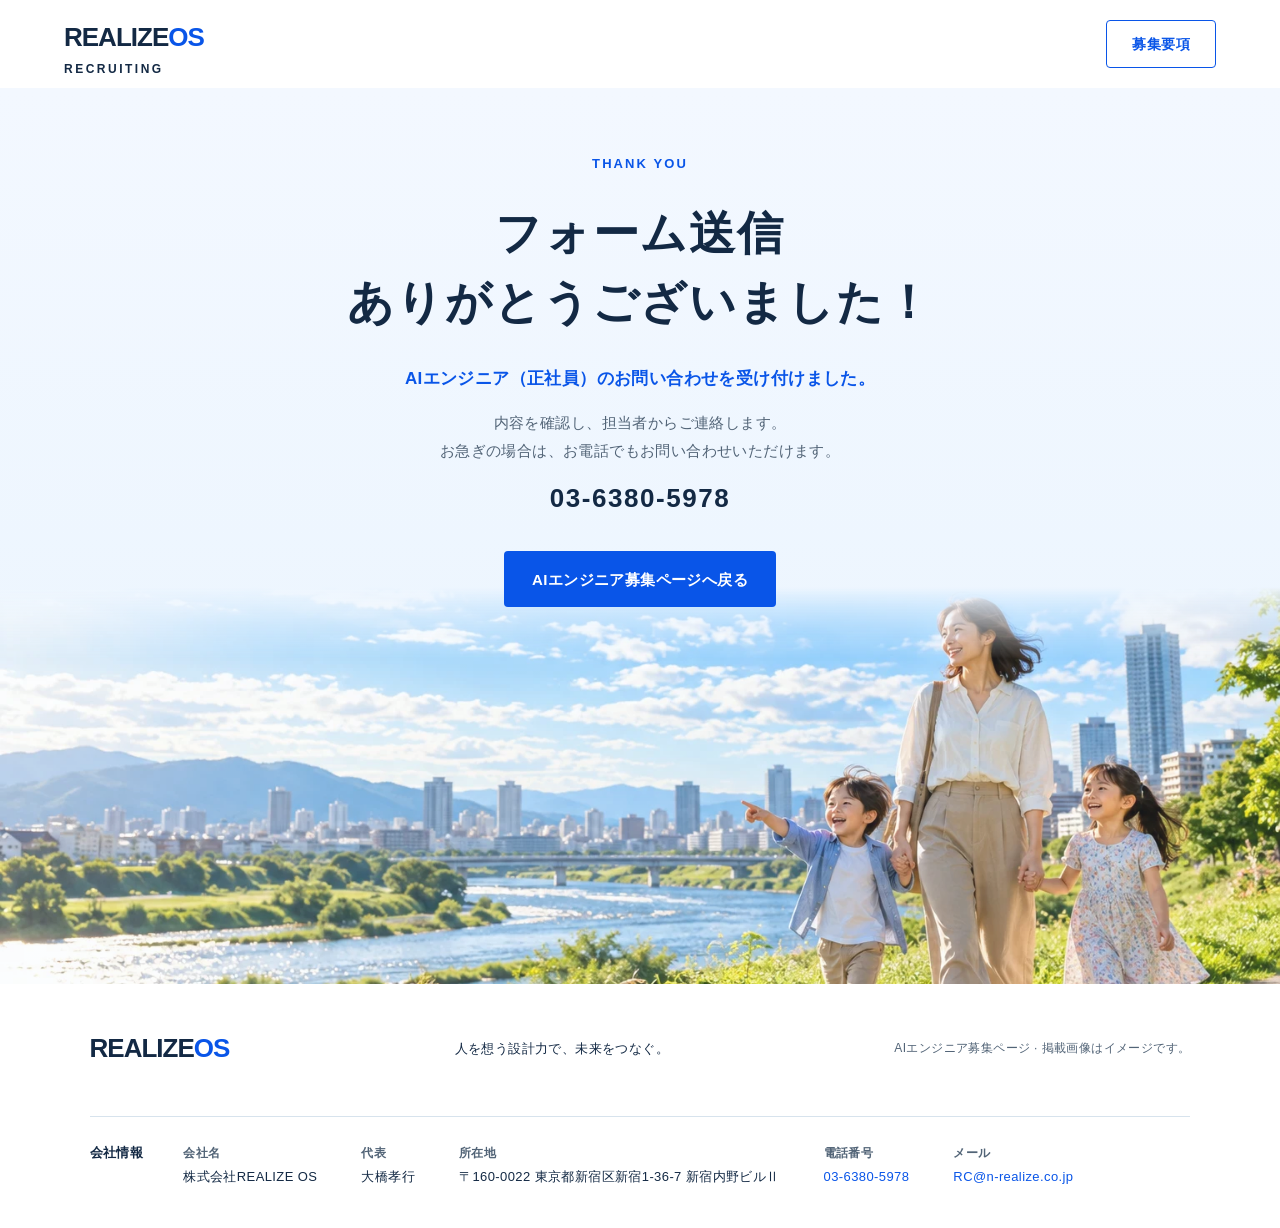
<file: ai-engineer/thanks/fulltime/index.html>
<!DOCTYPE html>

<html lang="ja"><head><meta charset="utf-8"/><meta content="width=device-width, initial-scale=1" name="viewport"/>
<title>送信完了｜AIエンジニア（正社員）のお問い合わせ｜REALIZEOS 採用</title>
<meta content="noindex,nofollow" name="robots"/><meta content="#0955e8" name="theme-color"/>
<link href="https://nrealize6078-hue.github.io/realizeos-future-careers-lp/ai-engineer/thanks/fulltime/" rel="canonical"/><link href="data:image/svg+xml,%3Csvg xmlns='http://www.w3.org/2000/svg' viewBox='0 0 32 32'%3E%3Crect width='32' height='32' rx='7' fill='%230955e8'/%3E%3Cpath d='M9 24V8h8a5 5 0 0 1 0 10h-8m8 0 7 6' fill='none' stroke='white' stroke-width='3'/%3E%3C/svg%3E" rel="icon" type="image/svg+xml"/>
<link href="../../../style.css?v=20261003q" rel="stylesheet"/><link href="../thanks.css?v=20261003q" rel="stylesheet"/>
<!-- Meta Pixel Code -->
<script>
!function(f,b,e,v,n,t,s)
{if(f.fbq)return;n=f.fbq=function(){n.callMethod?
n.callMethod.apply(n,arguments):n.queue.push(arguments)};
if(!f._fbq)f._fbq=n;n.push=n;n.loaded=!0;n.version='2.0';
n.queue=[];t=b.createElement(e);t.async=!0;
t.src=v;s=b.getElementsByTagName(e)[0];
s.parentNode.insertBefore(t,s)}(window, document,'script',
'https://connect.facebook.net/en_US/fbevents.js');
fbq('init', '1431125817444550');
fbq('track', 'PageView');
</script>
<!-- End Meta Pixel Code -->
</head>
<body><noscript><img height="1" src="https://www.facebook.com/tr?id=1431125817444550&amp;ev=PageView&amp;noscript=1" style="display:none" width="1"/></noscript>
<header><a aria-label="AIエンジニア募集ページへ" class="brand" href="../../">REALIZE<span>OS</span><small>RECRUITING</small></a><nav aria-label="メインナビゲーション"><a class="nav-cta" href="../../#recruit"><w-l><w-b>募集要項</w-b></w-l></a></nav></header>
<main class="thanks">
<div class="thanks-inner">
<p class="eyebrow">THANK YOU</p>
<h1><w-b>フォーム送信</w-b><br/><w-b>ありがとう</w-b><w-b>ございました！</w-b></h1>
<p class="thanks-kind"><w-b>AIエンジニア（正社員）の</w-b><w-b>お問い合わせを</w-b><w-b>受け付けました。</w-b></p>
<p class="thanks-text"><w-b>内容を</w-b><w-b>確認し、</w-b><w-b>担当者から</w-b><w-b>ご連絡します。</w-b><br/><w-b>お急ぎの</w-b><w-b>場合は、</w-b><w-b>お電話でも</w-b><w-b>お問い合わせいただけます。</w-b></p>
<a class="thanks-tel" href="tel:0363805978">03-6380-5978</a>
<a class="button blue thanks-back" href="../../"><w-l><w-b>AIエンジニア募集ページへ</w-b><w-b>戻る</w-b></w-l></a>
</div>
<img alt="" class="thanks-image" height="1024" src="../../../assets/future.webp" width="1536"/>
</main>
<footer><a class="brand" href="../../">REALIZE<span>OS</span></a><p><w-b>人を</w-b><w-b>想う</w-b><w-b>設計力で、</w-b><w-b>未来を</w-b><w-b>つなぐ。</w-b></p><small><w-b>AIエンジニア募集ページ · 掲載画像は</w-b><w-b>イメージです。</w-b></small><div aria-labelledby="company-title" class="footer-company" role="region"><p class="footer-company-title" id="company-title"><w-b>会社情報</w-b></p><dl><div><dt><w-b>会社名</w-b></dt><dd><span class="nw"><w-b>株式会社REALIZE OS</w-b></span></dd></div><div><dt><w-b>代表</w-b></dt><dd><w-b>大橋孝行</w-b></dd></div><div><dt><w-b>所在地</w-b></dt><dd><span class="nw"><w-b>〒160-0022</w-b></span> <span class="nw"><w-b>東京都新宿区新宿1-36-7</w-b></span> <span class="nw"><w-b>新宿内野ビルⅡ</w-b></span></dd></div><div><dt><w-b>電話番号</w-b></dt><dd><a href="tel:0363805978">03-6380-5978</a></dd></div><div><dt><w-b>メール</w-b></dt><dd><a href="mailto:RC@n-realize.co.jp">RC@n-realize.co.jp</a></dd></div></dl></div></footer>
</body></html>
</file>
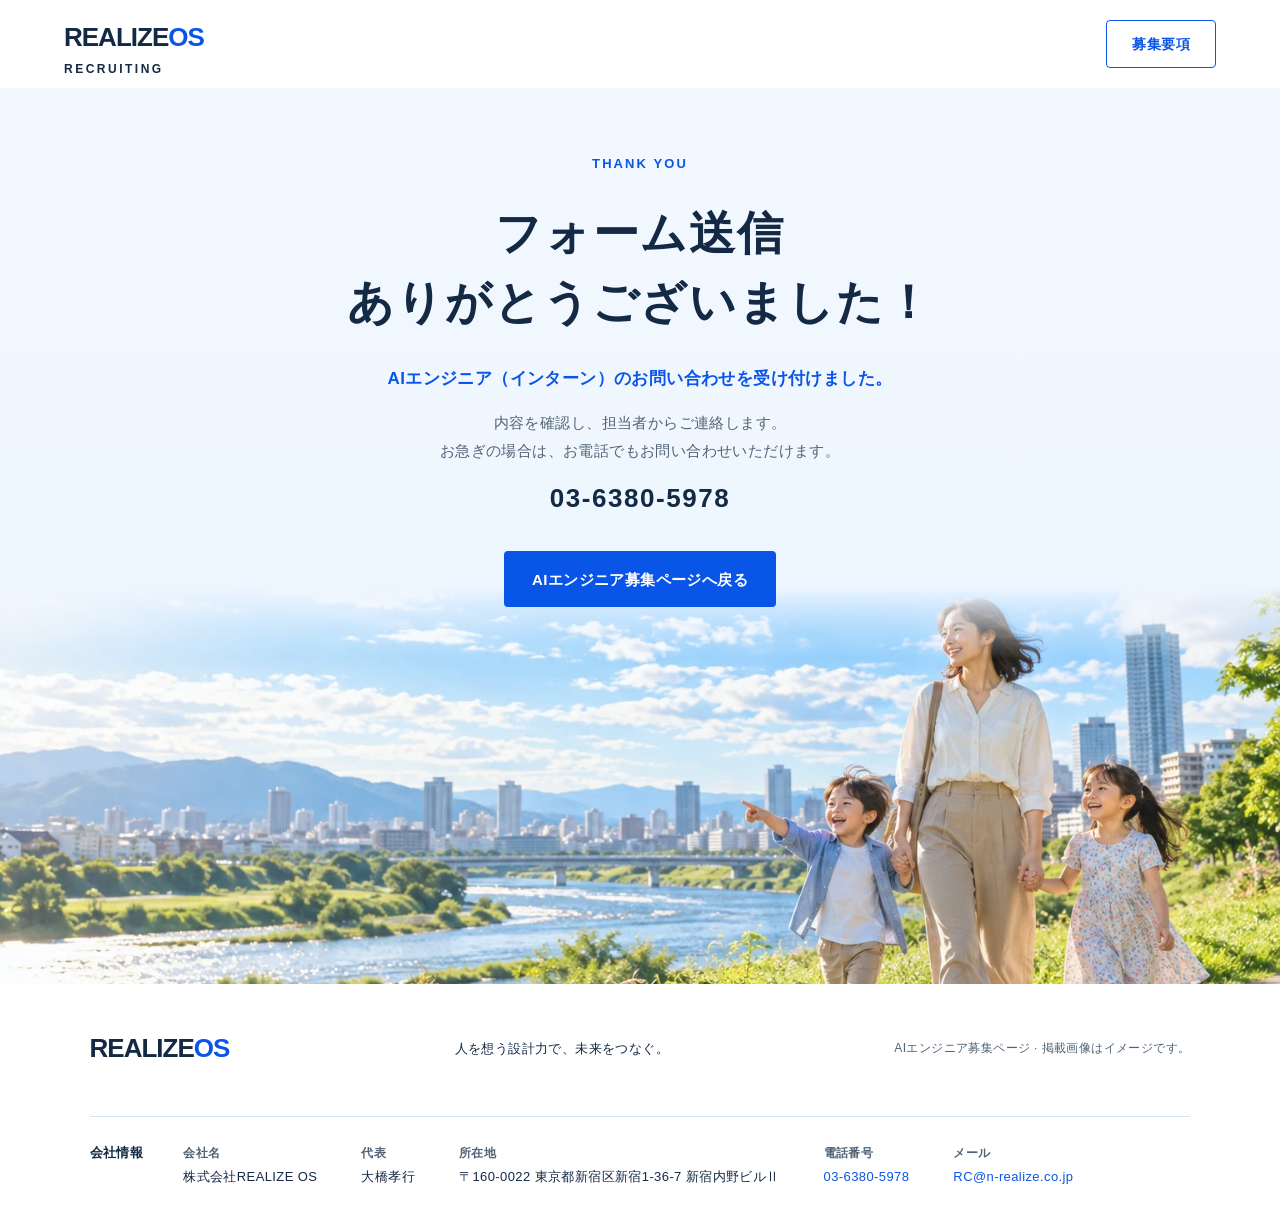
<file: ai-engineer/thanks/intern/index.html>
<!DOCTYPE html>

<html lang="ja"><head><meta charset="utf-8"/><meta content="width=device-width, initial-scale=1" name="viewport"/>
<title>送信完了｜AIエンジニア（インターン）のお問い合わせ｜REALIZEOS 採用</title>
<meta content="noindex,nofollow" name="robots"/><meta content="#0955e8" name="theme-color"/>
<link href="https://nrealize6078-hue.github.io/realizeos-future-careers-lp/ai-engineer/thanks/intern/" rel="canonical"/><link href="data:image/svg+xml,%3Csvg xmlns='http://www.w3.org/2000/svg' viewBox='0 0 32 32'%3E%3Crect width='32' height='32' rx='7' fill='%230955e8'/%3E%3Cpath d='M9 24V8h8a5 5 0 0 1 0 10h-8m8 0 7 6' fill='none' stroke='white' stroke-width='3'/%3E%3C/svg%3E" rel="icon" type="image/svg+xml"/>
<link href="../../../style.css?v=20261003q" rel="stylesheet"/><link href="../thanks.css?v=20261003q" rel="stylesheet"/>
<!-- Meta Pixel Code -->
<script>
!function(f,b,e,v,n,t,s)
{if(f.fbq)return;n=f.fbq=function(){n.callMethod?
n.callMethod.apply(n,arguments):n.queue.push(arguments)};
if(!f._fbq)f._fbq=n;n.push=n;n.loaded=!0;n.version='2.0';
n.queue=[];t=b.createElement(e);t.async=!0;
t.src=v;s=b.getElementsByTagName(e)[0];
s.parentNode.insertBefore(t,s)}(window, document,'script',
'https://connect.facebook.net/en_US/fbevents.js');
fbq('init', '1431125817444550');
fbq('track', 'PageView');
</script>
<!-- End Meta Pixel Code -->
</head>
<body><noscript><img height="1" src="https://www.facebook.com/tr?id=1431125817444550&amp;ev=PageView&amp;noscript=1" style="display:none" width="1"/></noscript>
<header><a aria-label="AIエンジニア募集ページへ" class="brand" href="../../">REALIZE<span>OS</span><small>RECRUITING</small></a><nav aria-label="メインナビゲーション"><a class="nav-cta" href="../../#recruit"><w-l><w-b>募集要項</w-b></w-l></a></nav></header>
<main class="thanks">
<div class="thanks-inner">
<p class="eyebrow">THANK YOU</p>
<h1><w-b>フォーム送信</w-b><br/><w-b>ありがとう</w-b><w-b>ございました！</w-b></h1>
<p class="thanks-kind"><w-b>AIエンジニア（インターン）の</w-b><w-b>お問い合わせを</w-b><w-b>受け付けました。</w-b></p>
<p class="thanks-text"><w-b>内容を</w-b><w-b>確認し、</w-b><w-b>担当者から</w-b><w-b>ご連絡します。</w-b><br/><w-b>お急ぎの</w-b><w-b>場合は、</w-b><w-b>お電話でも</w-b><w-b>お問い合わせいただけます。</w-b></p>
<a class="thanks-tel" href="tel:0363805978">03-6380-5978</a>
<a class="button blue thanks-back" href="../../"><w-l><w-b>AIエンジニア募集ページへ</w-b><w-b>戻る</w-b></w-l></a>
</div>
<img alt="" class="thanks-image" height="1024" src="../../../assets/future.webp" width="1536"/>
</main>
<footer><a class="brand" href="../../">REALIZE<span>OS</span></a><p><w-b>人を</w-b><w-b>想う</w-b><w-b>設計力で、</w-b><w-b>未来を</w-b><w-b>つなぐ。</w-b></p><small><w-b>AIエンジニア募集ページ · 掲載画像は</w-b><w-b>イメージです。</w-b></small><div aria-labelledby="company-title" class="footer-company" role="region"><p class="footer-company-title" id="company-title"><w-b>会社情報</w-b></p><dl><div><dt><w-b>会社名</w-b></dt><dd><span class="nw"><w-b>株式会社REALIZE OS</w-b></span></dd></div><div><dt><w-b>代表</w-b></dt><dd><w-b>大橋孝行</w-b></dd></div><div><dt><w-b>所在地</w-b></dt><dd><span class="nw"><w-b>〒160-0022</w-b></span> <span class="nw"><w-b>東京都新宿区新宿1-36-7</w-b></span> <span class="nw"><w-b>新宿内野ビルⅡ</w-b></span></dd></div><div><dt><w-b>電話番号</w-b></dt><dd><a href="tel:0363805978">03-6380-5978</a></dd></div><div><dt><w-b>メール</w-b></dt><dd><a href="mailto:RC@n-realize.co.jp">RC@n-realize.co.jp</a></dd></div></dl></div></footer>
</body></html>
</file>
<file: style.css>
:root{--blue:#0955e8;--navy:#102745;--ink:#132944;--muted:#526477;--line:#d7e3ed;--pale:#eef5fc}*{box-sizing:border-box}html{scroll-behavior:smooth;scroll-padding-top:100px}body{margin:0;font-family:'Noto Sans JP','Hiragino Kaku Gothic ProN','Yu Gothic',Meiryo,sans-serif;color:var(--ink);font-size:16px;line-height:1.9;letter-spacing:.025em}a{color:inherit;text-decoration:none}button{font:inherit;cursor:pointer}button,a,summary{-webkit-tap-highlight-color:transparent}a:focus-visible,button:focus-visible,summary:focus-visible,[tabindex]:focus-visible{outline:3px solid #f1b31a;outline-offset:5px}img{max-width:100%;display:block}h1,h2,h3,p,figure{margin:0}h2{font-size:clamp(28px,3.15vw,44px);letter-spacing:.03em;line-height:1.65;font-weight:800}h3{line-height:1.65}em{font-style:normal;color:var(--blue)}.skip{position:fixed;left:12px;top:-100px;background:#fff;padding:12px;z-index:10}.skip:focus{top:12px}header{height:88px;padding:0 5%;display:flex;align-items:center;justify-content:space-between;background:#fff;position:relative;z-index:2}.brand{font-family:Arial,sans-serif;font-size:26px;letter-spacing:-1px;font-weight:900;white-space:nowrap}.brand span{color:var(--blue)}.brand small{font-size:10px;letter-spacing:2.5px;display:block;font-weight:600;line-height:1}.brand small{font-size:12px}nav{display:flex;align-items:center;gap:32px;font-size:14px;font-weight:700}.nav-cta{padding:10px 25px;border:1px solid var(--blue);color:var(--blue);border-radius:4px}.hero{min-height:710px;height:min(800px,calc(100svh - 88px));position:relative;overflow:hidden;background:#e9f4fe}.hero-image{position:absolute;right:0;top:0;width:77%;height:100%;object-fit:cover;object-position:60% 50%}.hero-shade{position:absolute;inset:0;background:linear-gradient(90deg,#f3f8ff 0%,rgba(243,248,255,.97) 25%,rgba(243,248,255,.56) 47%,rgba(243,248,255,0) 66%)}.hero-copy{position:relative;padding:65px 0 100px 8%;max-width:750px}.eyebrow{font-family:Arial,sans-serif;letter-spacing:.16em;font-size:13px;font-weight:800;color:var(--blue)}h1{font-size:clamp(45px,4.7vw,70px);line-height:1.42;letter-spacing:.035em;margin:24px 0 23px;font-weight:900}h1 span{color:var(--blue)}.hero-lead{font-size:20px;font-weight:700;line-height:1.9}.button{display:inline-flex;align-items:center;justify-content:center;min-height:56px;padding:14px 28px;border:0;border-radius:4px;line-height:1.7;font-size:15px;font-weight:700;transition:background .2s,transform .2s}.button:hover{transform:translateY(-2px)}.blue{background:var(--blue);color:#fff}.blue:hover{background:#0846be}.hero .button{margin-top:30px}.hero-bottom{position:absolute;bottom:0;width:100%;padding:17px 5%;display:flex;justify-content:space-between;background:rgba(255,255,255,.85);font-size:13px;font-weight:700}.hero-bottom span:last-child{font-family:Arial,sans-serif;letter-spacing:.1em}.wrap{width:min(1160px,86%);margin:auto;padding-top:96px;padding-bottom:96px}.section-top{display:flex;align-items:center;justify-content:space-between;margin-bottom:38px}.section-no{font-size:14px;color:#708396;font-family:Arial,sans-serif;border-bottom:1px solid var(--line);width:64px;text-align:right}.intro-grid{display:grid;grid-template-columns:1fr 1fr;gap:8%}.prose p{margin-bottom:24px}.prose p:last-child{margin-bottom:0}.statement{font-size:23px;font-weight:800;color:var(--blue);padding-top:8px}.mission-band{background:var(--blue);color:#fff;position:relative}.mission-band .eyebrow{color:#bcd9ff}.mission-band .wrap{padding-top:78px;padding-bottom:64px}.mission-band h2{margin-top:24px;font-size:clamp(31px,3.5vw,48px)}.band-lead{margin-top:23px;color:#edf5ff}.connection{display:grid;grid-template-columns:repeat(3,1fr);gap:0;border-top:1px solid #ffffff4d;margin-top:50px}.connection>div{padding:26px 30px 8px 0;position:relative}.connection>div+div{padding-left:30px;border-left:1px solid #ffffff4d}.connection span{color:#bedaff;font-family:Arial,sans-serif;font-size:14px}.connection h3{font-size:23px;margin:10px 0}.connection p{font-size:15px;color:#edf5ff}.band-note{margin-top:34px;font-size:14px;color:#d9e9ff}.section-heading{display:flex;justify-content:space-between;align-items:end;gap:36px;margin-bottom:44px}.section-heading>p{color:var(--muted)}.work-layout{display:grid;grid-template-columns:1fr 1fr;gap:5%;align-items:start}.work figure img{width:100%;height:420px;object-fit:cover;border-radius:4px}.work figcaption{font-size:12px;color:var(--muted);margin-top:12px}.tabs{display:flex;border-bottom:1px solid var(--line);gap:16px}.tabs button{border:0;border-bottom:3px solid transparent;color:var(--muted);background:none;padding:0 0 15px;font-weight:700;font-size:15px;flex:1;white-space:nowrap}.tabs button[aria-selected=true]{color:var(--blue);border-color:var(--blue)}.role-index{font:700 12px Arial,sans-serif;letter-spacing:.1em;color:var(--blue);margin:28px 0 16px}.work-panel h3{font-size:28px;margin-bottom:18px}.work-panel #role-description{color:var(--muted);font-size:15px;min-height:115px}.example{background:var(--pale);padding:18px 22px;margin-top:20px;border-left:3px solid var(--blue)}.example span{font-size:12px;color:var(--muted)}.example p{font-weight:700;margin-top:6px;font-size:16px}.systems{display:grid;grid-template-columns:1fr 1.7fr;gap:30px;border-top:1px solid var(--line);margin-top:55px;padding-top:30px}.systems>div>span{font-size:13px;color:var(--muted)}.systems h3{font-size:24px;margin-top:7px}.systems p{font-size:14px}.systems p span{font-size:13px;color:var(--muted)}.values{background:var(--pale)}.values-intro{margin-top:25px;color:var(--muted)}.value-grid{display:grid;grid-template-columns:repeat(3,1fr);gap:34px;margin-top:48px}.value-grid article{border-top:2px solid var(--blue);padding-top:25px}.value-label{font:700 13px Arial,sans-serif;letter-spacing:.15em;color:var(--blue)}.value-grid h3{font-size:25px;margin:16px 0}.value-grid p{font-size:15px;color:var(--muted)}.conditions-note{font-size:12px;color:var(--muted);margin-top:32px;max-width:920px}.people-grid{display:grid;grid-template-columns:1fr 1fr;gap:10%}.people-grid>div>p{margin-top:28px;color:var(--muted)}.qualities{list-style:none;margin:0;padding:0}.qualities li{display:flex;gap:25px;padding:22px 0;border-bottom:1px solid var(--line)}.qualities li:first-child{padding-top:0}.qualities li>span{font-size:13px;color:var(--blue);font-family:Arial,sans-serif;margin-top:7px}.qualities h3{font-size:20px}.qualities p{color:var(--muted);font-size:14px;margin-top:5px}.recruit{border-top:1px solid var(--line)}.recruit-grid{display:grid;grid-template-columns:1.12fr 1fr;gap:6%;align-items:start}.recruit-grid>div>h3{font-size:22px;margin-bottom:18px}dl{margin:0}dl>div{display:grid;grid-template-columns:130px 1fr;gap:20px;padding:20px 0;border-bottom:1px solid var(--line);font-size:14px}dt{font-weight:700}dd{margin:0;color:var(--muted)}dd small{font-size:12px}.contact-card{background:var(--pale);padding:32px;border-radius:6px}.contact-card h3{font-size:22px;margin-top:18px}.contact-card>p:not(.eyebrow){font-size:14px;margin-top:18px;color:var(--muted)}.message-preview{padding:18px;background:white;border:1px solid var(--line);font-size:13px;margin:20px 0;color:var(--muted)}.contact-card .button{width:100%}.contact-card .copy-status{min-height:20px;margin-top:8px!important;font-size:12px!important}.faq{margin-top:48px}details{border-bottom:1px solid var(--line)}summary{cursor:pointer;font-weight:700;padding:22px 38px 22px 0;position:relative;list-style:none}summary::-webkit-details-marker{display:none}summary:after{content:'＋';position:absolute;right:5px;color:var(--blue)}details[open] summary:after{content:'−'}details p{padding:0 35px 25px 0;color:var(--muted);font-size:15px}.closing{position:relative;min-height:510px;display:flex;align-items:center;justify-content:center;text-align:center;isolation:isolate;overflow:hidden;color:#fff}.closing>img{position:absolute;inset:0;width:100%;height:100%;object-fit:cover;object-position:50% 55%;z-index:-2}.closing:after{content:'';position:absolute;inset:0;background:linear-gradient(90deg,#092b68cc,#092b686e);z-index:-1}.closing>div{padding:70px 6%}.closing .eyebrow{color:#d4e8ff}.closing h2{margin:24px 0 20px}.closing .button{margin-top:30px}.white{background:#fff;color:var(--blue)}footer{padding:40px 7%;display:flex;align-items:center;justify-content:space-between;gap:20px}footer p{font-size:13px}footer small{font-size:12px;color:var(--muted)}@media(min-width:1500px){.hero-copy{padding-left:calc((100vw - 1250px)/2)}}@media(max-width:950px){nav{gap:20px}.hero{min-height:690px}.hero-copy{padding-left:7%}.hero-image{width:100%;object-position:65% center}.hero-shade{background:linear-gradient(90deg,#f3f8ff 0%,#f3f8ffe6 30%,#f3f8ff33 100%)}.intro-grid{gap:6%}.wrap{width:88%;padding-top:74px;padding-bottom:74px}.work-layout{gap:4%}.work-panel h3{font-size:24px}.work figure img{height:450px}.value-grid{gap:25px}.value-grid h3{font-size:22px}footer{flex-wrap:wrap}.recruit-grid{gap:4%}dl>div{grid-template-columns:1fr;gap:5px}.contact-card{padding:24px}}@media(max-width:680px){header{height:73px;padding:0 6%}.brand{font-size:22px}.brand small{font-size:12px;letter-spacing:1.7px}nav>a:not(.nav-cta){display:none}.nav-cta{padding:7px 12px;font-size:12px}.hero{height:auto;min-height:830px;padding-bottom:335px}.hero-image{width:100%;height:470px;top:auto;bottom:0;object-position:67% center}.hero-shade{background:linear-gradient(180deg,#f3f8ff 0%,#f3f8ff 44%,#f3f8ffdd 55%,#f3f8ff00 72%)}.hero-copy{padding:35px 7% 0}.eyebrow{font-size:12px}h1{font-size:43px;line-height:1.43;margin:18px 0}.hero-lead{font-size:17px;line-height:1.85}.hero .button{margin-top:22px;font-size:14px}.hero-bottom{font-size:12px;padding:13px 7%}.hero-bottom span:last-child{display:none}.wrap{width:86%;padding-top:62px;padding-bottom:62px}.section-top{margin-bottom:25px}.intro-grid,.people-grid,.work-layout,.recruit-grid,.systems{grid-template-columns:1fr;gap:30px}h2{font-size:29px;line-height:1.65}.prose{font-size:15px}.statement{font-size:22px}.mission-band .wrap{padding-top:60px;padding-bottom:45px}.mission-band h2{font-size:31px}.band-lead{font-size:15px}.connection{grid-template-columns:1fr;margin-top:32px}.connection>div,.connection>div+div{padding:24px 0 24px 47px;border:0;border-bottom:1px solid #ffffff4d}.connection span{position:absolute;left:0;top:29px}.connection h3{font-size:22px;margin:0 0 8px}.connection p br{display:none}.band-note{font-size:12px}.section-heading{display:block;margin-bottom:28px}.section-heading>p{margin-top:20px;font-size:15px}.work figure img{height:auto;aspect-ratio:1.2;object-fit:cover}.work-panel #role-description{min-height:0}.work figcaption{font-size:12px}.systems{margin-top:35px;padding-top:25px;gap:15px}.systems p{font-size:14px}.values h2{font-size:27px}.values-intro{font-size:15px}.value-grid{grid-template-columns:1fr;gap:30px;margin-top:32px}.value-grid h3{font-size:25px;margin:12px 0}.conditions-note{font-size:12px}.people-grid>div>p{font-size:15px}.qualities h3{font-size:18px}.qualities li{gap:18px}.recruit-grid{gap:28px}.contact-card{padding:26px 22px}.contact-card h3{font-size:20px}summary{font-size:15px}details p{font-size:14px}.closing{min-height:480px}.closing h2{font-size:28px}.closing p{font-size:14px}.closing .eyebrow{font-size:11px}footer{display:block;padding:32px 7%}footer p{margin:12px 0}footer small{display:block;font-size:12px}}@media(prefers-reduced-motion:reduce){html{scroll-behavior:auto}.button{transition:none}}

/* 文節改行（2026-10-03）: スマホ幅だけ文節を塊にして語の途中で折り返さない */
w-b,w-l{display:inline}@media(max-width:800px){w-b{display:inline-block}}
@media(max-width:680px){h1{font-size:min(43px,11.6vw)}}
/* 見出しの改行を<br>の位置にそろえる（値は _apply_fit.py） */
@media(max-width:560px){[data-fit]{font-size:min(var(--fit-cap),var(--fit))!important}}
/* スマホで親子3人が切れないように（右端の女の子が欠けていた） */
@media(max-width:680px){.hero-image{object-position:97% center}.closing>img{object-position:97% 55%}}
/* 担当者カードから職種別フォームへ（2026-10-03） */
.contact-links{display:grid;grid-template-columns:repeat(auto-fit,minmax(150px,1fr));gap:10px;margin-top:20px}.contact-link{display:flex;align-items:center;justify-content:center;min-height:52px;padding:8px 10px;border-radius:4px;background:var(--blue);color:#fff;font-size:14px;font-weight:700;text-align:center;line-height:1.5}.contact-link:hover{background:#0846be}
</file>
<file: contact.css>
/* 採用問い合わせフォーム（職種別4フォーム）2026年10月3日
   本体は realizeos-recruit-contact/。配色は .cf-light / .cf-dark で切り替える */
[hidden]{display:none!important}
.rc-contact{--cf-bg:#f3f7fd;--cf-panel:#fff;--cf-ink:#14223a;--cf-muted:#5b6678;--cf-line:#d6deea;--cf-accent:#1450e8;--cf-accent-ink:#fff;--cf-field:#fff;--cf-err:#c62828;--cf-ok:#0b7a3e;
  background:var(--cf-bg);color:var(--cf-ink);padding:96px 0;font-family:"Noto Sans JP","Hiragino Kaku Gothic ProN","Yu Gothic",Meiryo,sans-serif;line-height:1.8;scroll-margin-top:80px}
.rc-contact.cf-dark{--cf-bg:#101e2a;--cf-panel:#0b141e;--cf-ink:#f2f4f5;--cf-muted:#b9c5ce;--cf-line:#34414b;--cf-accent:#f8d29c;--cf-accent-ink:#0b141e;--cf-field:#132331;--cf-err:#ff9e9e;--cf-ok:#9fe0b5}
.rc-contact *{box-sizing:border-box}
.cf-inner{width:min(880px,calc(100% - 40px));margin:0 auto}
.cf-eyebrow{margin:0;font:700 12px/1 Arial,sans-serif;letter-spacing:.18em;color:var(--cf-accent)}
.rc-contact h2{margin:18px 0 0;font-size:clamp(26px,3vw,38px);line-height:1.55;font-weight:800;letter-spacing:.03em}
.cf-dark h2{font-family:"Noto Serif JP","Hiragino Mincho ProN","Yu Mincho",serif;font-weight:600}
.cf-lead{margin:18px 0 0;color:var(--cf-muted);font-size:15px}
.cf-tabs{display:grid;grid-template-columns:repeat(4,1fr);gap:10px;margin:36px 0 0}
.cf-tabs.cf-tabs-2{grid-template-columns:1fr 1fr}
.cf-tabs button{display:flex;flex-direction:column;align-items:flex-start;gap:2px;padding:14px 16px;border:1px solid var(--cf-line);border-radius:6px;background:var(--cf-panel);color:var(--cf-ink);font:inherit;text-align:left;cursor:pointer;transition:border-color .2s,background .2s}
.cf-tabs button b{font-size:16px;line-height:1.5}
.cf-tabs button small{font-size:12px;color:var(--cf-muted);line-height:1.5}
.cf-tabs button[aria-selected=true]{border-color:var(--cf-accent);box-shadow:inset 0 0 0 1px var(--cf-accent)}
.cf-tabs button[aria-selected=true] b{color:var(--cf-accent)}
.cf-tabs button:focus-visible,.cf-form :focus-visible{outline:3px solid #f1b31a;outline-offset:2px}
.cf-panel{margin-top:16px;background:var(--cf-panel);border:1px solid var(--cf-line);border-radius:8px;padding:36px 40px}
.cf-form-title{margin:0 0 22px;font-size:18px;font-weight:700}
.cf-grid{display:grid;grid-template-columns:1fr 1fr;gap:20px 24px}
.cf-field{min-width:0;margin:0;padding:0;border:0}
.cf-field:has(textarea),.cf-field:has(.cf-checks),fieldset.cf-field{grid-column:1/-1}
.cf-field>label,.cf-field>legend{display:flex;align-items:center;gap:8px;margin-bottom:6px;padding:0;font-size:14px;font-weight:700}
.cf-req,.cf-opt{font-size:11px;font-weight:700;line-height:1;padding:4px 6px;border-radius:3px}
.cf-req{background:var(--cf-accent);color:var(--cf-accent-ink)}
.cf-opt{border:1px solid var(--cf-line);color:var(--cf-muted)}
.cf-field input,.cf-field select,.cf-field textarea{width:100%;min-height:48px;padding:10px 12px;border:1px solid var(--cf-line);border-radius:5px;background:var(--cf-field);color:var(--cf-ink);font:inherit;font-size:16px;line-height:1.6}
.cf-field textarea{resize:vertical;min-height:150px}
.cf-field ::placeholder{color:var(--cf-muted);opacity:.7}
.cf-checks{display:flex;flex-wrap:wrap;gap:8px}
.cf-check{display:inline-flex;align-items:center;gap:8px;padding:8px 14px;line-height:1.4;border:1px solid var(--cf-line);border-radius:999px;background:var(--cf-field);font-size:14px;cursor:pointer}
.cf-check input{width:18px;height:18px;margin:0;accent-color:var(--cf-accent)}
.cf-check:has(input:checked){border-color:var(--cf-accent)}
.cf-hp{position:absolute;left:-9999px;width:1px;height:1px;overflow:hidden}
.cf-agree{display:flex;align-items:flex-start;gap:10px;margin-top:26px;font-size:14px;color:var(--cf-muted);cursor:pointer}
.cf-agree input{flex:none;width:20px;height:20px;margin:3px 0 0;accent-color:var(--cf-accent)}
.cf-submit{display:block;width:100%;max-width:360px;min-height:56px;margin:24px auto 0;border:0;border-radius:5px;background:var(--cf-accent);color:var(--cf-accent-ink);font:inherit;font-size:16px;font-weight:700;cursor:pointer;transition:opacity .2s}
.cf-submit:disabled{opacity:.55;cursor:wait}
.cf-status{margin:16px 0 0;font-size:14px;text-align:center;outline:0}
.cf-status:empty{display:none}
.cf-status.is-error{color:var(--cf-err)}
.cf-status.is-done{margin:0;padding:24px 8px;color:var(--cf-ok);font-size:16px;font-weight:700}
@media(max-width:800px){.rc-contact{padding:72px 0}.cf-tabs{grid-template-columns:1fr 1fr}.cf-panel{padding:28px 24px}}
@media(max-width:560px){.rc-contact{padding:60px 0}.cf-inner{width:calc(100% - 32px)}.cf-grid{grid-template-columns:1fr;gap:18px}.cf-tabs{gap:8px;margin-top:28px}.cf-tabs button{padding:12px}.cf-tabs button b{font-size:15px}.cf-tabs button small{font-size:11px}.cf-panel{padding:24px 16px}.cf-lead{font-size:14px}}
@media(prefers-reduced-motion:reduce){.cf-tabs button,.cf-submit{transition:none}}
</file>
<file: ai-engineer/ai.css>
/* AIエンジニア募集ページだけの追加（2026年10月3日）
   参考: リンクアンドモチベーション新卒採用サイトのボタンの動き・入口カード・表示アニメーション。
   構成（セクションの並び・文章）は変えず、上乗せだけ。 */
:root{--ai-ease:cubic-bezier(0,.4,.25,1);--ai-dur:.6s}

/* ── ファーストビューの募集ラベル ── */
.hero-recruit{display:flex;align-items:baseline;flex-wrap:wrap;gap:0 .55em;margin:20px 0 0;font-size:clamp(20px,2vw,28px);font-weight:900;line-height:1.5;letter-spacing:.04em;color:var(--ink)}
.hero-recruit-tag{color:var(--blue)}
.hero h1{margin-top:18px}

/* ── 矢印が右へ抜けて左から戻るボタン ── */
.ai-arrow{display:inline-block;flex:none;width:14px;height:14px;margin-left:12px;overflow:hidden;vertical-align:middle}
.ai-arrow::before{content:'';display:block;width:100%;height:100%;background:currentColor;
  -webkit-mask:url("data:image/svg+xml,%3Csvg xmlns='http://www.w3.org/2000/svg' viewBox='0 0 16 16'%3E%3Cpath d='M1 8h12M8.5 3.5 13 8l-4.5 4.5' fill='none' stroke='%23000' stroke-width='2'/%3E%3C/svg%3E") center/contain no-repeat;
  mask:url("data:image/svg+xml,%3Csvg xmlns='http://www.w3.org/2000/svg' viewBox='0 0 16 16'%3E%3Cpath d='M1 8h12M8.5 3.5 13 8l-4.5 4.5' fill='none' stroke='%23000' stroke-width='2'/%3E%3C/svg%3E") center/contain no-repeat}
@keyframes ai-arrow-slide{0%{transform:translateX(0)}49.8%{transform:translateX(100%);opacity:1}49.9%{opacity:0}50%{transform:translateX(-100%);opacity:0}50.1%{opacity:1}100%{transform:translateX(0)}}
@media(any-hover:hover){
  .button:hover .ai-arrow::before,.contact-link:hover .ai-arrow::before,.cf-submit:hover .ai-arrow::before,
  .nav-cta:hover .ai-arrow::before,.ai-entry a:hover .ai-arrow::before{animation:ai-arrow-slide var(--ai-dur) 1 both}
  .button,.contact-link,.cf-submit{transition:background-color .3s,transform .3s var(--ai-ease),box-shadow .3s}
  .button:hover,.contact-link:hover,.cf-submit:hover{transform:translateY(-2px);box-shadow:0 10px 24px rgba(9,85,232,.22)}
  .white:hover{box-shadow:0 10px 24px rgba(0,0,0,.18)}
  .nav-cta{transition:background-color .3s,color .3s}
  .nav-cta:hover{background:var(--blue);color:#fff}
  /* 写真は枠の中で少しだけ拡大 */
  .work figure{overflow:hidden;border-radius:4px}
  .work figure img{transition:transform 1s var(--ai-ease)}
  .work figure:hover img{transform:scale(1.04)}
  /* 仕事タブ・問い合わせタブは下線／枠が伸びる */
  .tabs button{transition:color .3s}
  .tabs button:hover{color:var(--blue)}
}
.nav-cta{display:inline-flex;align-items:center}
.nav-cta .ai-arrow{width:11px;height:11px;margin-left:8px}
.cf-submit{display:flex;align-items:center;justify-content:center}

/* ── 右下の入口カード（正社員／インターン） ── */
.ai-entry{position:fixed;right:20px;bottom:20px;z-index:20;display:grid;gap:10px;width:330px;
  opacity:0;transform:translateY(16px);pointer-events:none;transition:opacity var(--ai-dur) var(--ai-ease),transform var(--ai-dur) var(--ai-ease)}
.ai-entry.is-visible{opacity:1;transform:none;pointer-events:auto}
.ai-entry a{position:relative;display:flex;align-items:center;gap:14px;min-height:64px;padding:0 44px 0 0;overflow:hidden;border-radius:6px;background:#fff;color:var(--ink);box-shadow:0 8px 28px rgba(16,39,69,.18)}
.ai-entry-thumb{flex:none;width:120px;height:64px;overflow:hidden}
.ai-entry-thumb img{width:100%;height:100%;object-fit:cover;transition:transform var(--ai-dur) var(--ai-ease)}
.ai-entry-label{display:grid;line-height:1.35}
.ai-entry-label b{font:800 14px/1.3 Arial,sans-serif;letter-spacing:.08em;color:var(--blue)}
.ai-entry-label small{font-size:12px;font-weight:700}
.ai-entry .ai-arrow{position:absolute;right:16px;top:50%;margin:-7px 0 0;color:var(--blue)}
@media(any-hover:hover){.ai-entry a:hover .ai-entry-thumb img{transform:scale(1.06)}}
.ai-sp{display:none}
@media(max-width:680px){.ai-pc{display:none}.ai-sp{display:inline}.ai-entry-label small{white-space:nowrap}}
@media(max-width:680px){
  .ai-entry{left:0;right:0;bottom:0;width:auto;grid-template-columns:1fr 1fr;gap:0;padding:8px 8px calc(8px + env(safe-area-inset-bottom));background:rgba(255,255,255,.96);box-shadow:0 -4px 18px rgba(16,39,69,.12)}
  .ai-entry a{min-height:52px;padding:0 28px 0 12px;margin:0 4px;box-shadow:none;background:var(--blue);color:#fff}
  .ai-entry a+a{background:var(--navy)}
  .ai-entry-thumb{display:none}
  .ai-entry-label b{color:#bcd9ff;font-size:11px}
  .ai-entry-label small{font-size:13px}
  .ai-entry .ai-arrow{right:10px;color:#fff;width:12px;height:12px;margin-top:-6px}
  footer{padding-bottom:96px!important}
  .hero-recruit{font-size:19px;margin-top:16px}
}

/* ── 表示アニメーション（JSが動くときだけ。動きを減らす設定の人には出さない） ── */
.ai-anim .hero-copy>*{opacity:0;transform:translateY(22px);animation:ai-rise .9s var(--ai-ease) forwards}
.ai-anim .hero-copy>*:nth-child(1){animation-delay:.15s}
.ai-anim .hero-copy>*:nth-child(2){animation-delay:.3s}
.ai-anim .hero-copy>*:nth-child(3){animation-delay:.45s}
.ai-anim .hero-copy>*:nth-child(4){animation-delay:.65s}
.ai-anim .hero-copy>*:nth-child(5){animation-delay:.8s}
.ai-anim .hero-image{animation:ai-zoom 2.2s var(--ai-ease) both}
@keyframes ai-rise{to{opacity:1;transform:none}}
@keyframes ai-zoom{from{transform:scale(1.08)}to{transform:none}}
.ai-anim [data-ai-r]{opacity:0;transform:translateY(28px);transition:opacity .9s var(--ai-ease),transform .9s var(--ai-ease);transition-delay:var(--ai-d,0s)}
.ai-anim [data-ai-r].is-in{opacity:1;transform:none}
/* 画像は左から幕が開くように */
.ai-anim figure[data-ai-r]{opacity:1;transform:none}
.ai-anim figure[data-ai-r]>img{clip-path:inset(0 100% 0 0);transition:clip-path 1.2s var(--ai-ease),transform 1s var(--ai-ease)}
.ai-anim figure[data-ai-r].is-in>img{clip-path:inset(0 0 0 0)}
@media(prefers-reduced-motion:reduce){
  .ai-anim .hero-copy>*,.ai-anim .hero-image{animation:none;opacity:1;transform:none}
  .ai-anim [data-ai-r],.ai-anim figure[data-ai-r]>img{opacity:1;transform:none;clip-path:none;transition:none}
  .ai-arrow::before{animation:none!important}
}

/* 会社情報（フッター内・2026-10-03） */
footer{flex-wrap:wrap}
.footer-company{flex:1 0 100%;order:9;display:flex;align-items:baseline;gap:8px 40px;margin-top:22px;padding-top:24px;border-top:1px solid var(--line)}
.footer-company-title{flex:none;font-size:13px;font-weight:800;color:var(--ink)}
.footer-company dl{display:flex;flex-wrap:wrap;gap:12px 44px;margin:0}
.footer-company dl>div{display:block;padding:0;border:0;font-size:13px}
.footer-company dt{font-size:12px;font-weight:700;color:var(--muted)}
.footer-company dd{margin:2px 0 0;color:var(--ink);font-size:13px;line-height:1.7}
.footer-company .nw{white-space:nowrap}
.footer-company a{color:var(--blue)}
@media(max-width:680px){.footer-company{display:block;margin-top:18px;padding-top:20px}.footer-company dl{display:grid;grid-template-columns:1fr;gap:12px;margin-top:12px}}
</file>
<file: ai-engineer/thanks/thanks.css>
/* 送信完了ページ（2026年10月3日） */
.thanks{position:relative;overflow:hidden;min-height:calc(100svh - 88px);display:flex;align-items:center;background:linear-gradient(180deg,#f3f8ff 0%,#e9f4fe 100%)}
.thanks-inner{position:relative;z-index:1;width:min(760px,86%);margin:0 auto;padding:64px 0 calc(min(31vw,520px) - 20px);text-align:center}
.thanks h1{margin:22px 0 0;font-size:min(46px,6.8vw);line-height:1.5;letter-spacing:.04em;font-weight:900}
.thanks-kind{margin-top:26px;font-size:17px;font-weight:800;color:var(--blue)}
.thanks-text{margin-top:14px;color:var(--muted);font-size:15px}
.thanks-tel{display:inline-block;margin-top:14px;font:800 26px/1.4 Arial,sans-serif;letter-spacing:.06em;color:var(--ink)}
.thanks-back{display:flex;width:fit-content;margin:34px auto 0}
.thanks-image{position:absolute;left:0;right:0;bottom:0;width:100%;height:min(31vw,520px);object-fit:cover;object-position:97% 62%;
  -webkit-mask-image:linear-gradient(180deg,transparent 0,#000 18%);mask-image:linear-gradient(180deg,transparent 0,#000 18%);opacity:.9}
@media(max-width:680px){
  .thanks{min-height:calc(100svh - 73px)}
  .thanks-inner{padding:56px 0 230px}
  .thanks-kind{font-size:15px}
  .thanks-text{font-size:14px}
  .thanks-tel{font-size:22px}
  .thanks-image{height:250px;object-position:97% 70%;-webkit-mask-image:linear-gradient(180deg,transparent 0,#000 45%);mask-image:linear-gradient(180deg,transparent 0,#000 45%)}
}
@media(prefers-reduced-motion:no-preference){
  .thanks-inner>*{animation:thanks-rise .9s cubic-bezier(0,.4,.25,1) both}
  .thanks-inner>*:nth-child(2){animation-delay:.12s}
  .thanks-inner>*:nth-child(3){animation-delay:.3s}
  .thanks-inner>*:nth-child(n+4){animation-delay:.42s}
  @keyframes thanks-rise{from{opacity:0;transform:translateY(18px)}to{opacity:1;transform:none}}
}

/* 会社情報（フッター内・2026-10-03） */
footer{flex-wrap:wrap}
.footer-company{flex:1 0 100%;order:9;display:flex;align-items:baseline;gap:8px 40px;margin-top:22px;padding-top:24px;border-top:1px solid var(--line)}
.footer-company-title{flex:none;font-size:13px;font-weight:800;color:var(--ink)}
.footer-company dl{display:flex;flex-wrap:wrap;gap:12px 44px;margin:0}
.footer-company dl>div{display:block;padding:0;border:0;font-size:13px}
.footer-company dt{font-size:12px;font-weight:700;color:var(--muted)}
.footer-company dd{margin:2px 0 0;color:var(--ink);font-size:13px;line-height:1.7}
.footer-company .nw{white-space:nowrap}
.footer-company a{color:var(--blue)}
@media(max-width:680px){.footer-company{display:block;margin-top:18px;padding-top:20px}.footer-company dl{display:grid;grid-template-columns:1fr;gap:12px;margin-top:12px}}
</file>
